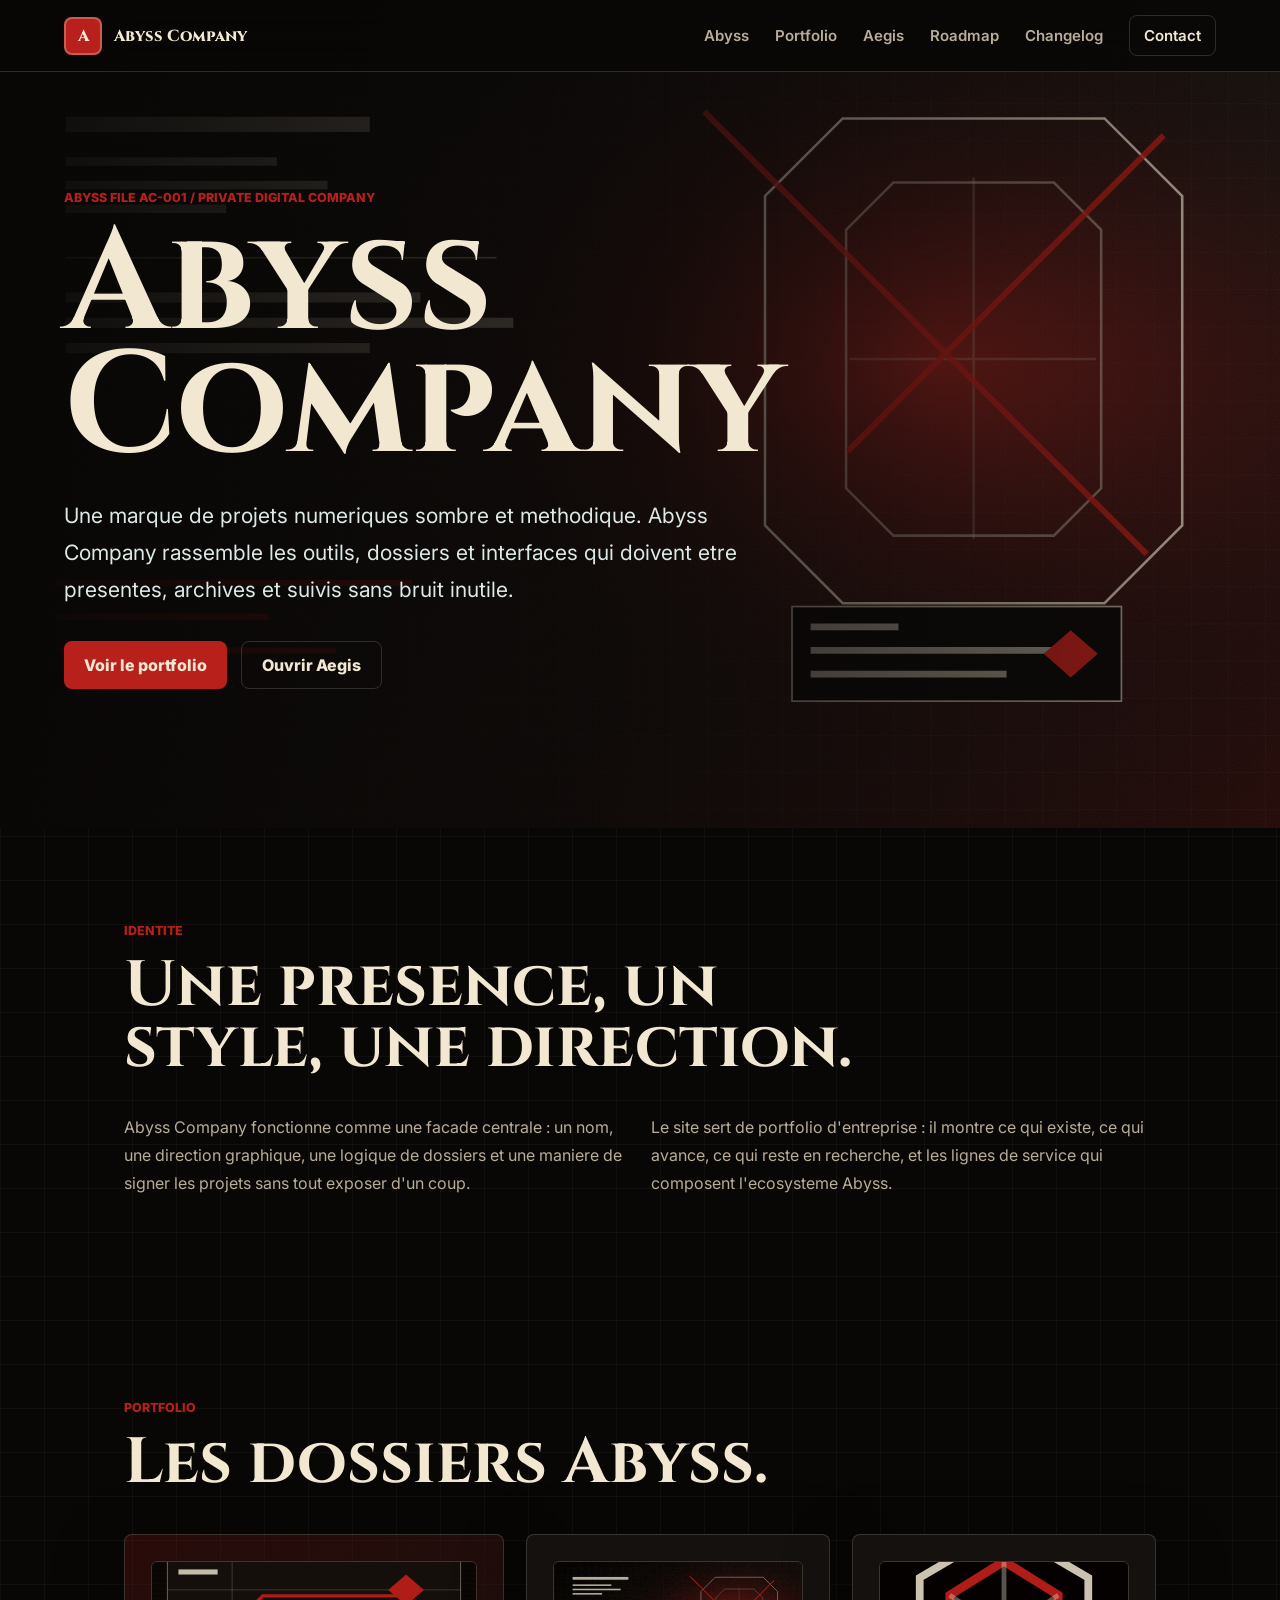
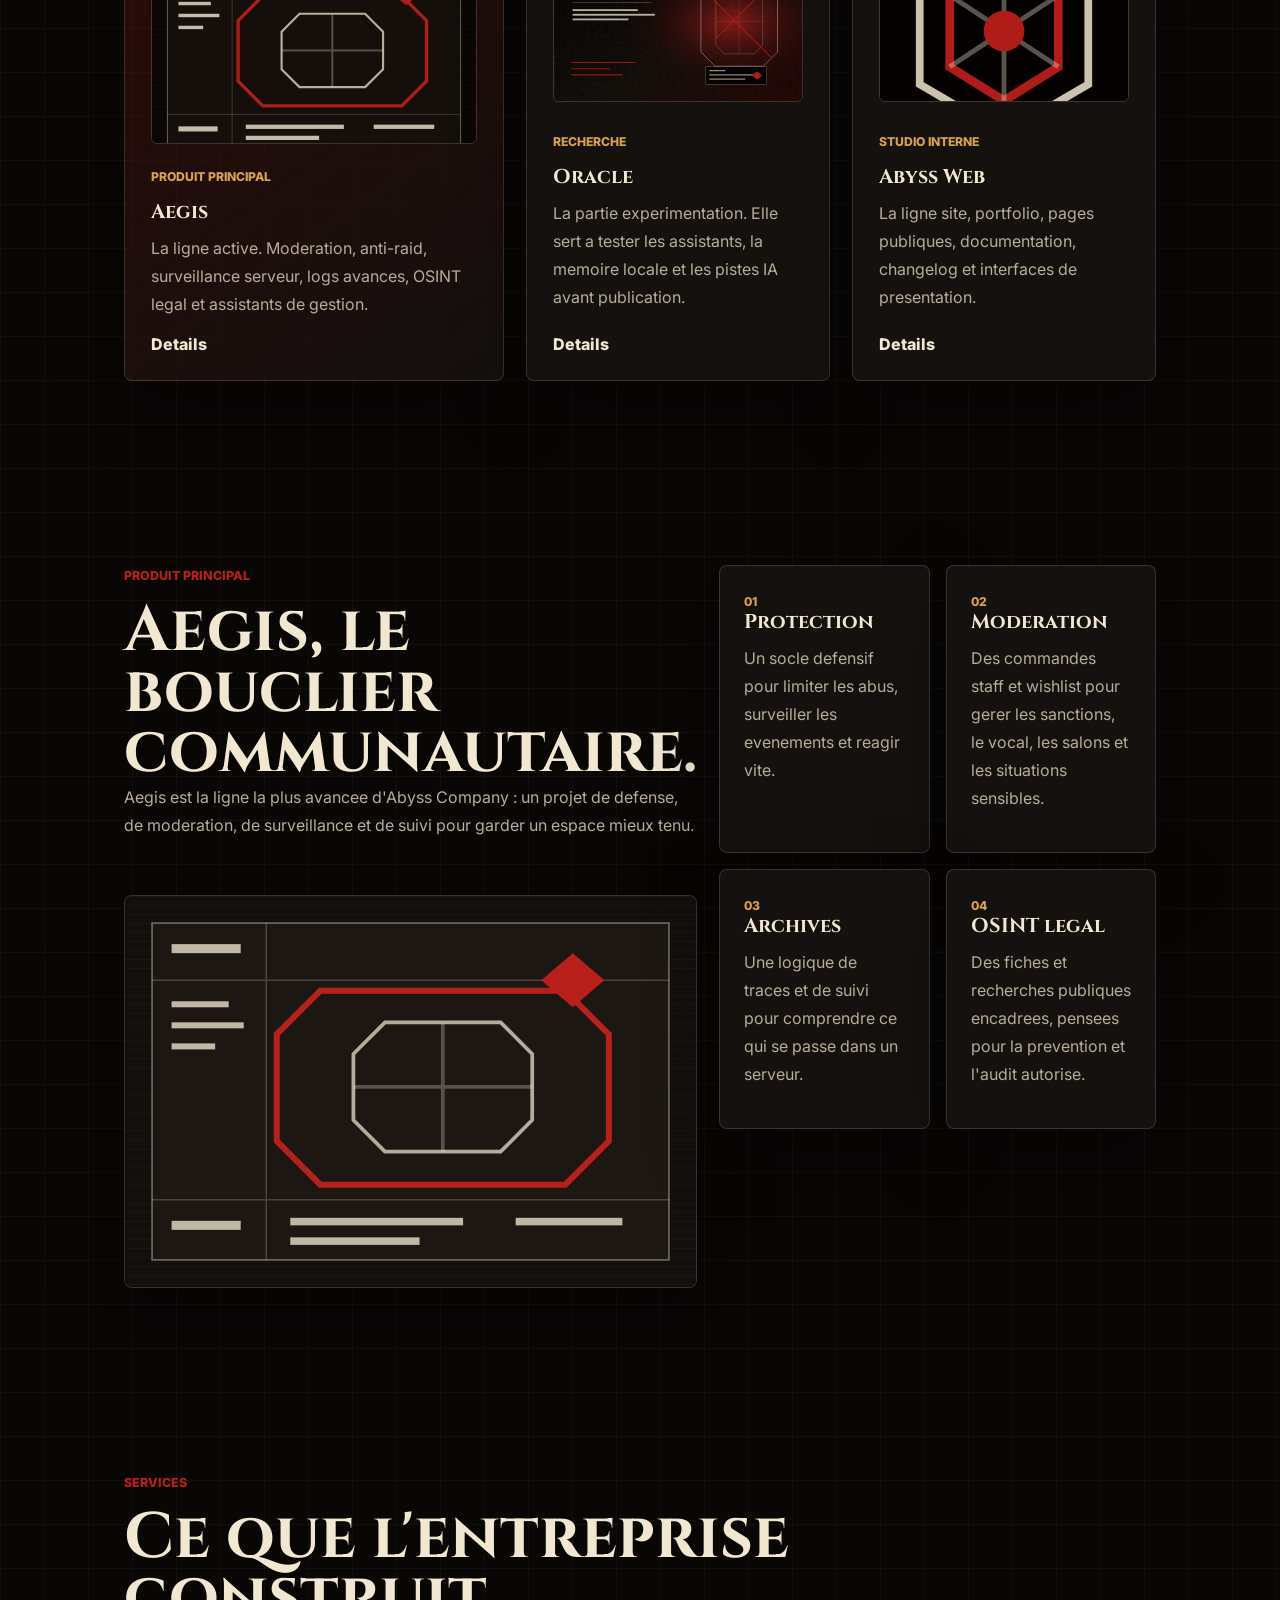
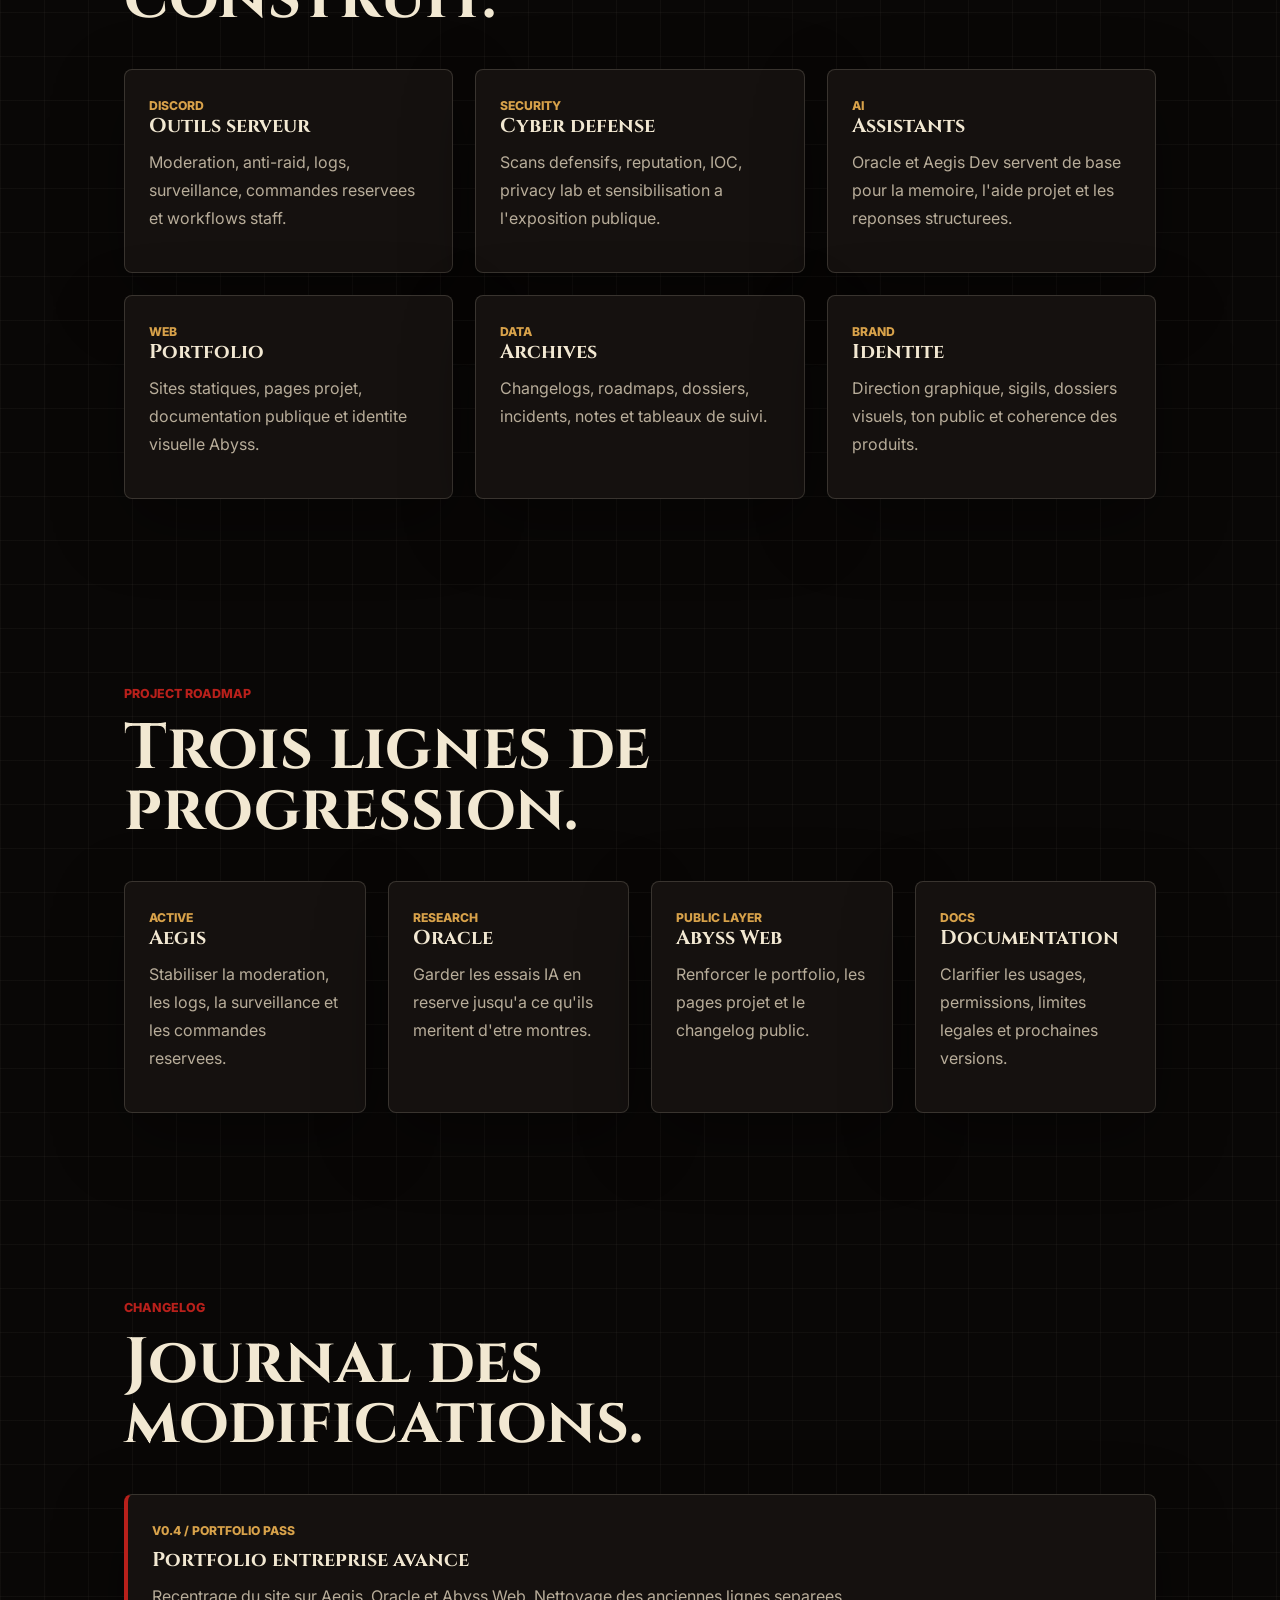
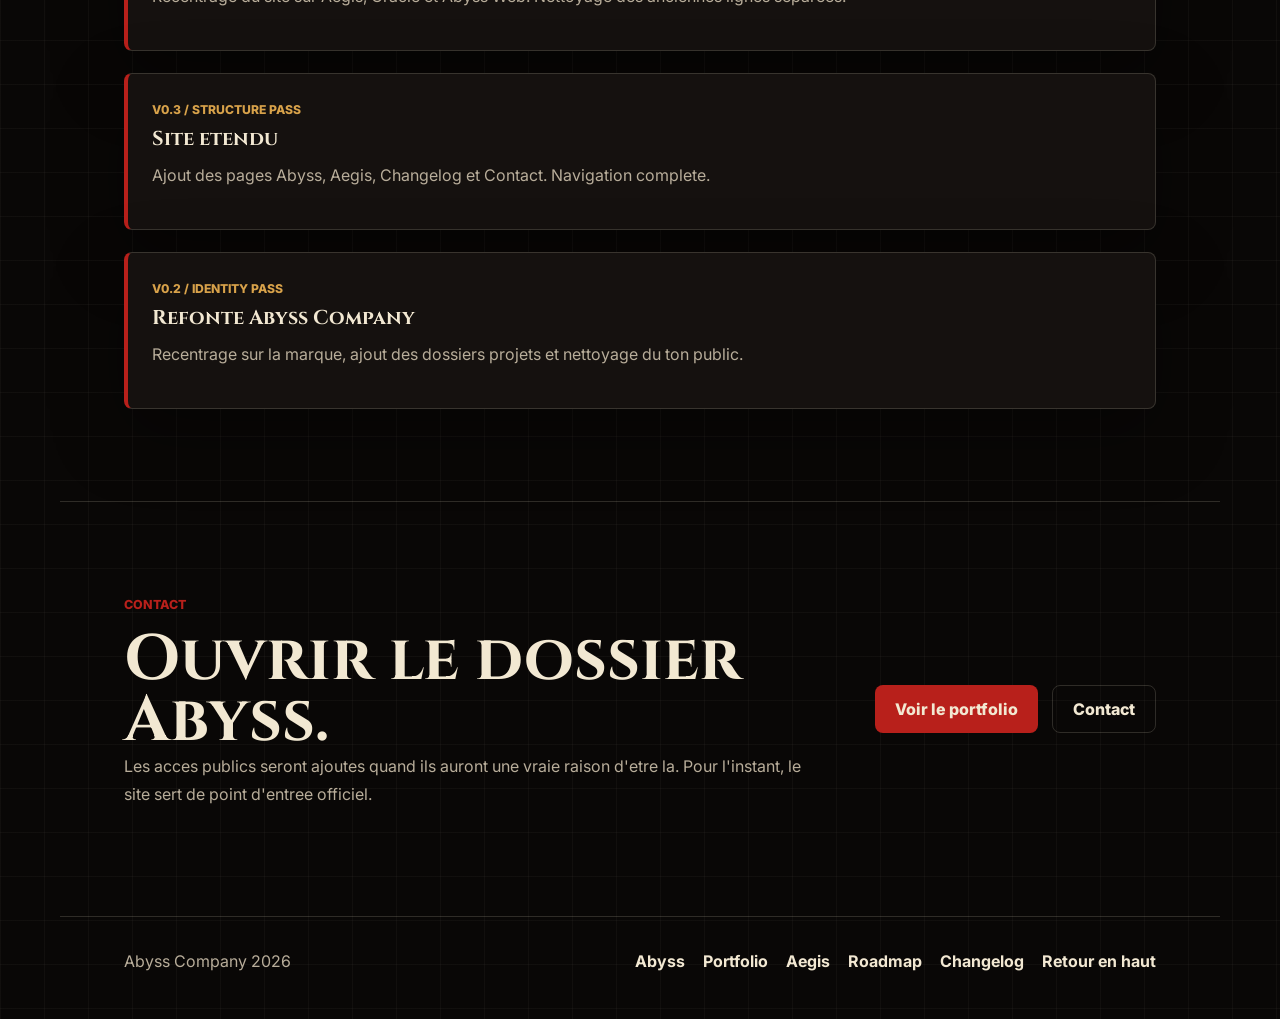
<file: index.html>
<!doctype html>
<html lang="fr">
  <head><meta charset="utf-8" /><meta name="viewport" content="width=device-width, initial-scale=1" /><meta name="description" content="Abyss Company est une identite numerique sombre, construite autour d'Aegis, Oracle et d'un portfolio de projets suivis." /><title>Abyss Company</title><link rel="preconnect" href="https://fonts.googleapis.com" /><link rel="preconnect" href="https://fonts.gstatic.com" crossorigin /><link href="https://fonts.googleapis.com/css2?family=Cinzel:wght@600;700;800&family=Inter:wght@400;500;600;700;800&display=swap" rel="stylesheet" /><link rel="stylesheet" href="styles.css" /></head>
  <body><header class="site-header"><a class="brand" href="index.html#top" aria-label="Abyss Company accueil"><span class="brand-mark">A</span><span>Abyss Company</span></a><button class="nav-toggle" type="button" aria-expanded="false" aria-controls="site-nav"><span></span><span></span><span></span></button><nav class="site-nav" id="site-nav" aria-label="Navigation principale"><a href="about.html">Abyss</a><a href="projects.html">Portfolio</a><a href="aegis.html">Aegis</a><a href="roadmap.html">Roadmap</a><a href="changelog.html">Changelog</a><a class="nav-action" href="support.html">Contact</a></nav></header>
    <main id="top"><section class="hero"><div class="hero-backdrop" aria-hidden="true"></div><div class="hero-content"><p class="eyebrow">Abyss file AC-001 / private digital company</p><h1>Abyss Company</h1><p class="hero-lead">Une marque de projets numeriques sombre et methodique. Abyss Company rassemble les outils, dossiers et interfaces qui doivent etre presentes, archives et suivis sans bruit inutile.</p><div class="hero-actions" aria-label="Actions principales"><a class="button primary" href="projects.html">Voir le portfolio</a><a class="button secondary" href="aegis.html">Ouvrir Aegis</a></div></div></section>
    <section class="section intro" aria-labelledby="intro-title"><div class="section-heading"><p class="eyebrow">Identite</p><h2 id="intro-title">Une presence, un style, une direction.</h2></div><div class="intro-grid"><p>Abyss Company fonctionne comme une facade centrale : un nom, une direction graphique, une logique de dossiers et une maniere de signer les projets sans tout exposer d'un coup.</p><p>Le site sert de portfolio d'entreprise : il montre ce qui existe, ce qui avance, ce qui reste en recherche, et les lignes de service qui composent l'ecosysteme Abyss.</p></div></section>
    <section class="section projects-section" id="projects" aria-labelledby="projects-title"><div class="section-heading"><p class="eyebrow">Portfolio</p><h2 id="projects-title">Les dossiers Abyss.</h2></div><div class="project-grid"><article class="project-card featured"><img src="assets/aegis-dossier.svg" alt="" aria-hidden="true" /><div><p class="card-label">Produit principal</p><h3>Aegis</h3><p>La ligne active. Moderation, anti-raid, surveillance serveur, logs avances, OSINT legal et assistants de gestion.</p></div><a href="aegis.html" aria-label="Voir le projet Aegis">Details</a></article><article class="project-card"><img src="assets/hero-abyss-industrial.svg" alt="" aria-hidden="true" /><div><p class="card-label">Recherche</p><h3>Oracle</h3><p>La partie experimentation. Elle sert a tester les assistants, la memoire locale et les pistes IA avant publication.</p></div><a href="projects.html#oracle" aria-label="Voir le projet Oracle">Details</a></article><article class="project-card"><img src="assets/abyss-sigil.svg" alt="" aria-hidden="true" /><div><p class="card-label">Studio interne</p><h3>Abyss Web</h3><p>La ligne site, portfolio, pages publiques, documentation, changelog et interfaces de presentation.</p></div><a href="projects.html#abyss-web" aria-label="Voir le dossier Abyss Web">Details</a></article></div></section>
    <section class="section split-section" id="aegis" aria-labelledby="aegis-title"><div class="section-heading"><p class="eyebrow">Produit principal</p><h2 id="aegis-title">Aegis, le bouclier communautaire.</h2><p>Aegis est la ligne la plus avancee d'Abyss Company : un projet de defense, de moderation, de surveillance et de suivi pour garder un espace mieux tenu.</p></div><figure class="dossier-visual"><img src="assets/aegis-dossier.svg" alt="Visuel dossier industriel du projet Aegis" /></figure><div class="feature-list"><article><span>01</span><h3>Protection</h3><p>Un socle defensif pour limiter les abus, surveiller les evenements et reagir vite.</p></article><article><span>02</span><h3>Moderation</h3><p>Des commandes staff et wishlist pour gerer les sanctions, le vocal, les salons et les situations sensibles.</p></article><article><span>03</span><h3>Archives</h3><p>Une logique de traces et de suivi pour comprendre ce qui se passe dans un serveur.</p></article><article><span>04</span><h3>OSINT legal</h3><p>Des fiches et recherches publiques encadrees, pensees pour la prevention et l'audit autorise.</p></article></div></section>
    <section class="section vision-section" id="services" aria-labelledby="services-title"><div class="section-heading"><p class="eyebrow">Services</p><h2 id="services-title">Ce que l'entreprise construit.</h2></div><div class="domain-grid"><article><span>Discord</span><h3>Outils serveur</h3><p>Moderation, anti-raid, logs, surveillance, commandes reservees et workflows staff.</p></article><article><span>Security</span><h3>Cyber defense</h3><p>Scans defensifs, reputation, IOC, privacy lab et sensibilisation a l'exposition publique.</p></article><article><span>AI</span><h3>Assistants</h3><p>Oracle et Aegis Dev servent de base pour la memoire, l'aide projet et les reponses structurees.</p></article><article><span>Web</span><h3>Portfolio</h3><p>Sites statiques, pages projet, documentation publique et identite visuelle Abyss.</p></article><article><span>Data</span><h3>Archives</h3><p>Changelogs, roadmaps, dossiers, incidents, notes et tableaux de suivi.</p></article><article><span>Brand</span><h3>Identite</h3><p>Direction graphique, sigils, dossiers visuels, ton public et coherence des produits.</p></article></div></section>
    <section class="section roadmap-section" id="roadmap" aria-labelledby="roadmap-title"><div class="section-heading"><p class="eyebrow">Project roadmap</p><h2 id="roadmap-title">Trois lignes de progression.</h2></div><div class="timeline"><article><span>Active</span><h3>Aegis</h3><p>Stabiliser la moderation, les logs, la surveillance et les commandes reservees.</p></article><article><span>Research</span><h3>Oracle</h3><p>Garder les essais IA en reserve jusqu'a ce qu'ils meritent d'etre montres.</p></article><article><span>Public layer</span><h3>Abyss Web</h3><p>Renforcer le portfolio, les pages projet et le changelog public.</p></article><article><span>Docs</span><h3>Documentation</h3><p>Clarifier les usages, permissions, limites legales et prochaines versions.</p></article></div></section>
    <section class="section changelog-section" id="changelog" aria-labelledby="changelog-title"><div class="section-heading"><p class="eyebrow">Changelog</p><h2 id="changelog-title">Journal des modifications.</h2></div><div class="changelog-list"><article><span>v0.4 / Portfolio pass</span><h3>Portfolio entreprise avance</h3><p>Recentrage du site sur Aegis, Oracle et Abyss Web. Nettoyage des anciennes lignes separees.</p></article><article><span>v0.3 / Structure pass</span><h3>Site etendu</h3><p>Ajout des pages Abyss, Aegis, Changelog et Contact. Navigation complete.</p></article><article><span>v0.2 / Identity pass</span><h3>Refonte Abyss Company</h3><p>Recentrage sur la marque, ajout des dossiers projets et nettoyage du ton public.</p></article></div></section>
    <section class="section contact-section" id="contact" aria-labelledby="contact-title"><div class="contact-copy"><p class="eyebrow">Contact</p><h2 id="contact-title">Ouvrir le dossier Abyss.</h2><p>Les acces publics seront ajoutes quand ils auront une vraie raison d'etre la. Pour l'instant, le site sert de point d'entree officiel.</p></div><div class="contact-actions"><a class="button primary" href="projects.html">Voir le portfolio</a><a class="button secondary" href="support.html">Contact</a></div></section></main>
    <footer class="site-footer"><p>Abyss Company 2026</p><div class="footer-links"><a href="about.html">Abyss</a><a href="projects.html">Portfolio</a><a href="aegis.html">Aegis</a><a href="roadmap.html">Roadmap</a><a href="changelog.html">Changelog</a><a href="#top">Retour en haut</a></div></footer><script src="script.js"></script></body>
</html>
</file>
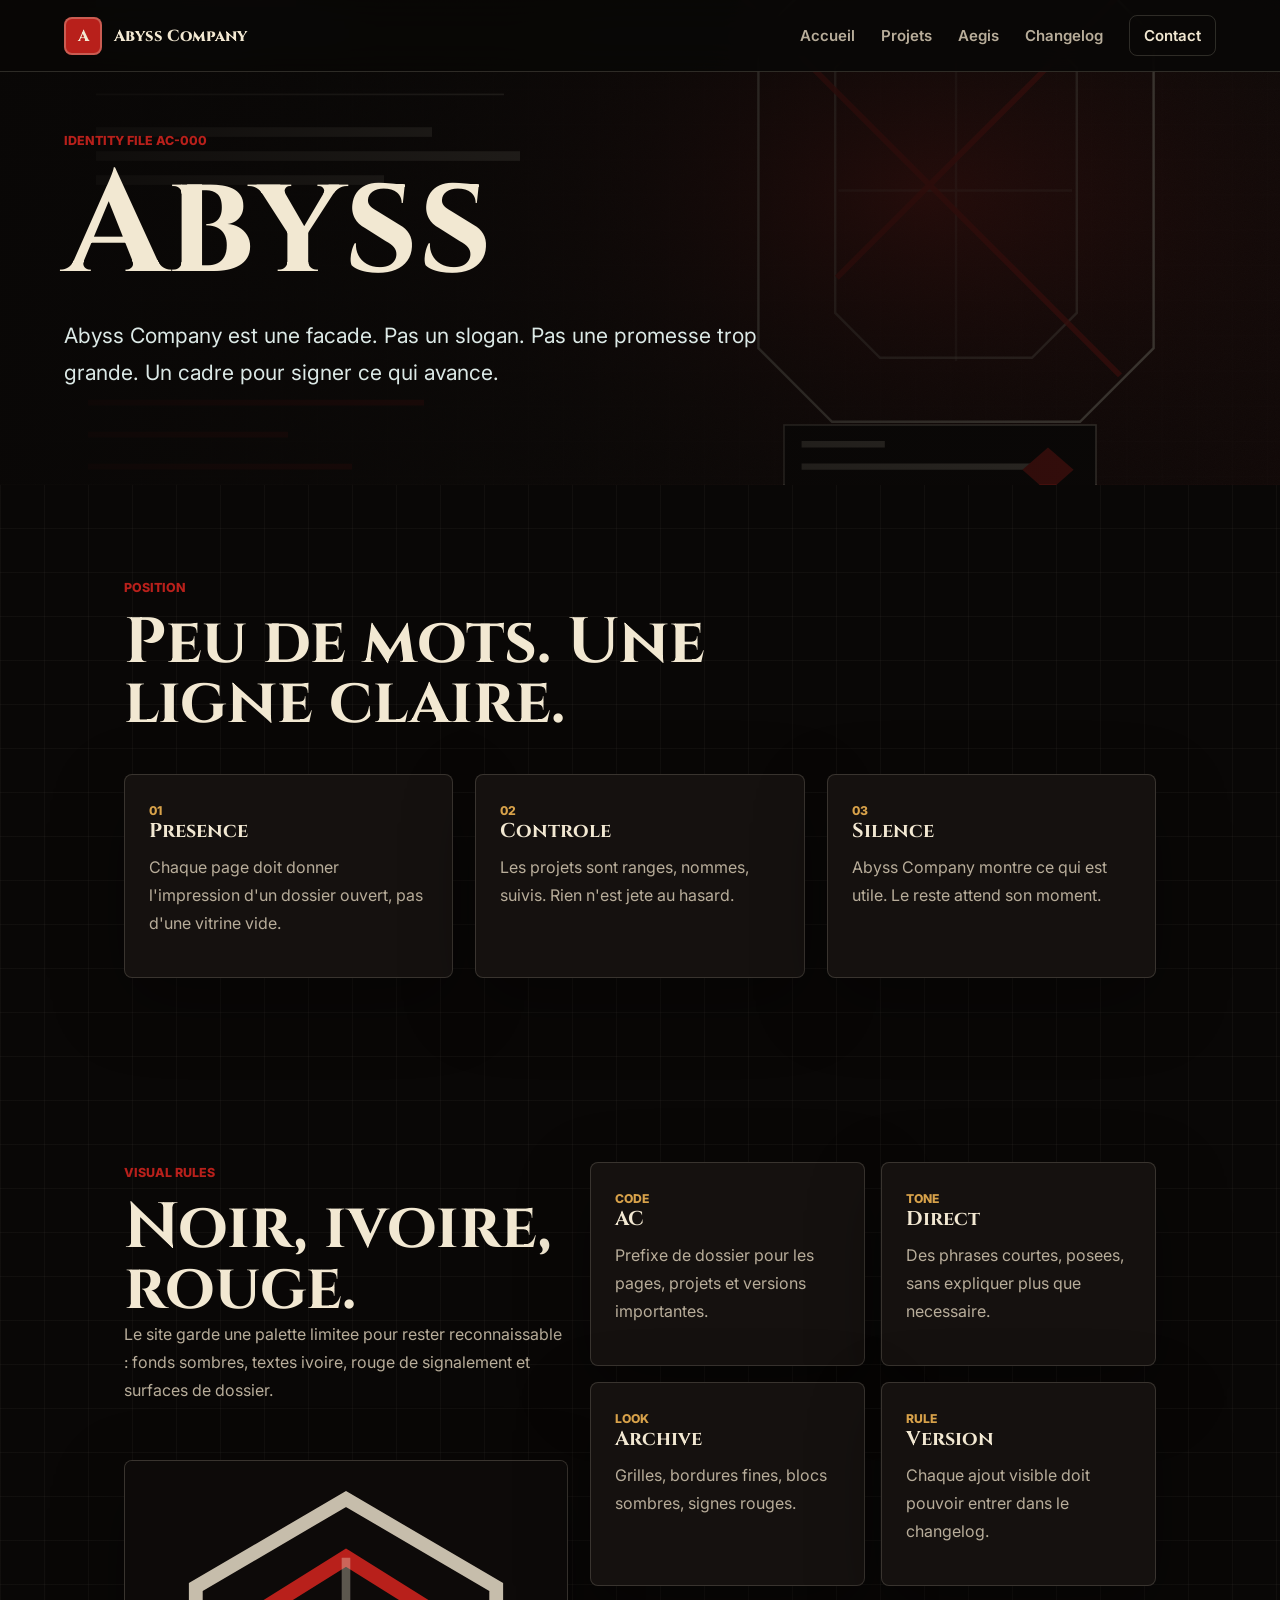
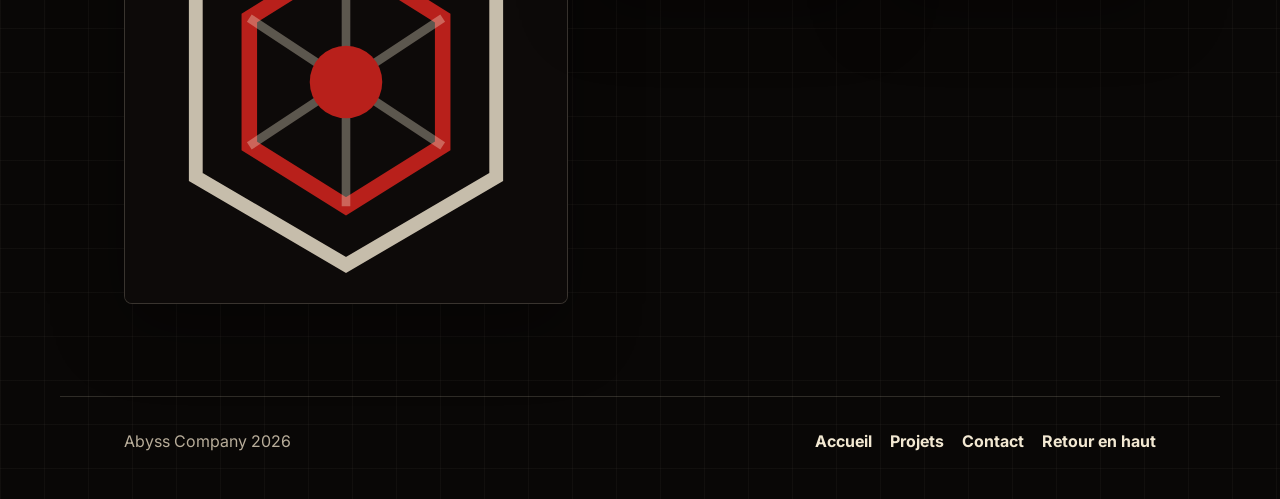
<file: about.html>
<!doctype html>
<html lang="fr">
  <head>
    <meta charset="utf-8" />
    <meta name="viewport" content="width=device-width, initial-scale=1" />
    <meta name="description" content="Presentation de l'identite Abyss Company : direction, ton, codes visuels et principes." />
    <title>Abyss - Abyss Company</title>
    <link rel="preconnect" href="https://fonts.googleapis.com" />
    <link rel="preconnect" href="https://fonts.gstatic.com" crossorigin />
    <link href="https://fonts.googleapis.com/css2?family=Cinzel:wght@600;700;800&family=Inter:wght@400;500;600;700;800&display=swap" rel="stylesheet" />
    <link rel="stylesheet" href="styles.css" />
  </head>
  <body>
    <header class="site-header">
      <a class="brand" href="index.html#top" aria-label="Abyss Company accueil"><span class="brand-mark">A</span><span>Abyss Company</span></a>
      <button class="nav-toggle" type="button" aria-expanded="false" aria-controls="site-nav"><span></span><span></span><span></span></button>
      <nav class="site-nav" id="site-nav" aria-label="Navigation principale">
        <a href="index.html">Accueil</a><a href="projects.html">Projets</a><a href="aegis.html">Aegis</a><a href="changelog.html">Changelog</a><a class="nav-action" href="support.html">Contact</a>
      </nav>
    </header>
    <main id="top">
      <section class="page-hero compact-hero"><div><p class="eyebrow">Identity file AC-000</p><h1>Abyss</h1><p class="hero-lead">Abyss Company est une facade. Pas un slogan. Pas une promesse trop grande. Un cadre pour signer ce qui avance.</p></div></section>
      <section class="section manifesto-section" aria-labelledby="manifesto-title"><div class="section-heading"><p class="eyebrow">Position</p><h2 id="manifesto-title">Peu de mots. Une ligne claire.</h2></div><div class="manifesto-grid"><article><span>01</span><h3>Presence</h3><p>Chaque page doit donner l'impression d'un dossier ouvert, pas d'une vitrine vide.</p></article><article><span>02</span><h3>Controle</h3><p>Les projets sont ranges, nommes, suivis. Rien n'est jete au hasard.</p></article><article><span>03</span><h3>Silence</h3><p>Abyss Company montre ce qui est utile. Le reste attend son moment.</p></article></div></section>
      <section class="section split-section" aria-labelledby="visual-title"><div class="section-heading"><p class="eyebrow">Visual rules</p><h2 id="visual-title">Noir, ivoire, rouge.</h2><p>Le site garde une palette limitee pour rester reconnaissable : fonds sombres, textes ivoire, rouge de signalement et surfaces de dossier.</p></div><figure class="dossier-visual"><img src="assets/abyss-sigil.svg" alt="Sigil Abyss Company" /></figure><div class="feature-list"><article><span>Code</span><h3>AC</h3><p>Prefixe de dossier pour les pages, projets et versions importantes.</p></article><article><span>Tone</span><h3>Direct</h3><p>Des phrases courtes, posees, sans expliquer plus que necessaire.</p></article><article><span>Look</span><h3>Archive</h3><p>Grilles, bordures fines, blocs sombres, signes rouges.</p></article><article><span>Rule</span><h3>Version</h3><p>Chaque ajout visible doit pouvoir entrer dans le changelog.</p></article></div></section>
    </main>
    <footer class="site-footer"><p>Abyss Company 2026</p><div class="footer-links"><a href="index.html">Accueil</a><a href="projects.html">Projets</a><a href="support.html">Contact</a><a href="#top">Retour en haut</a></div></footer>
    <script src="script.js"></script>
  </body>
</html>
</file>
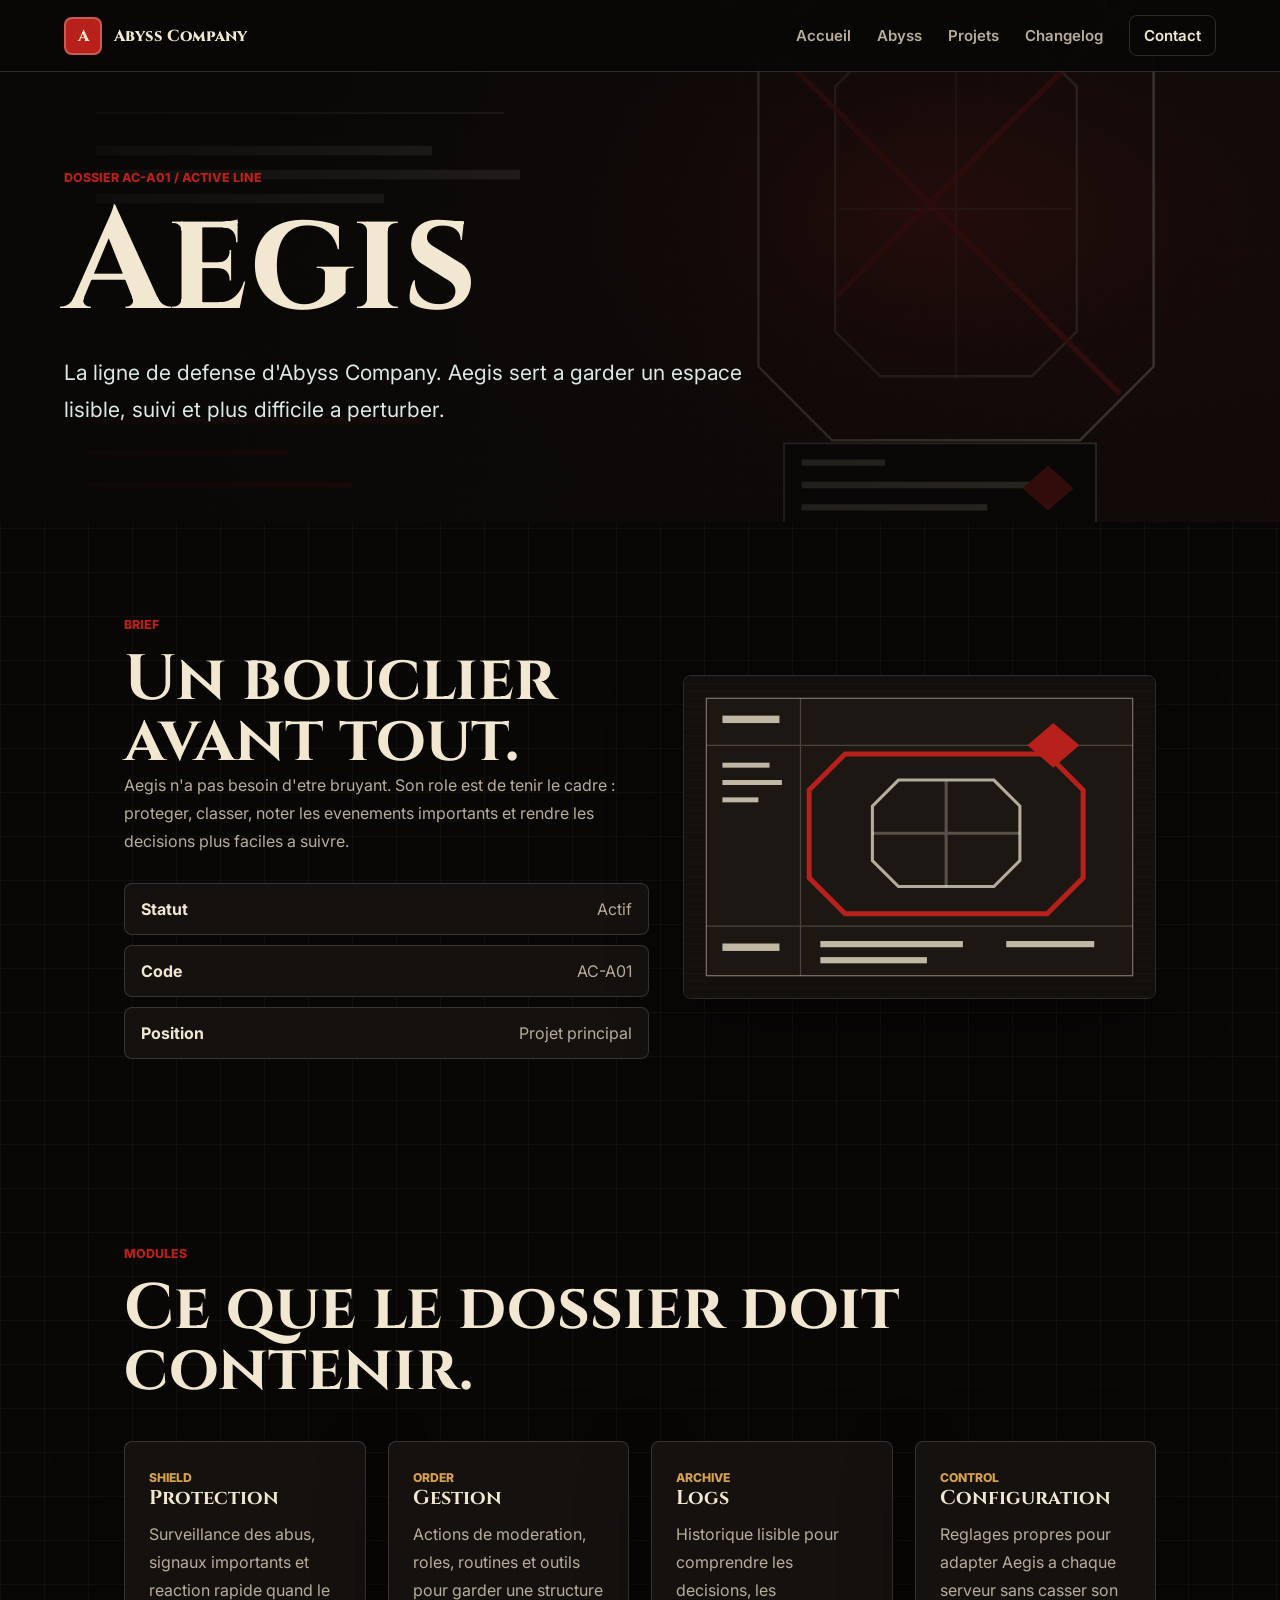
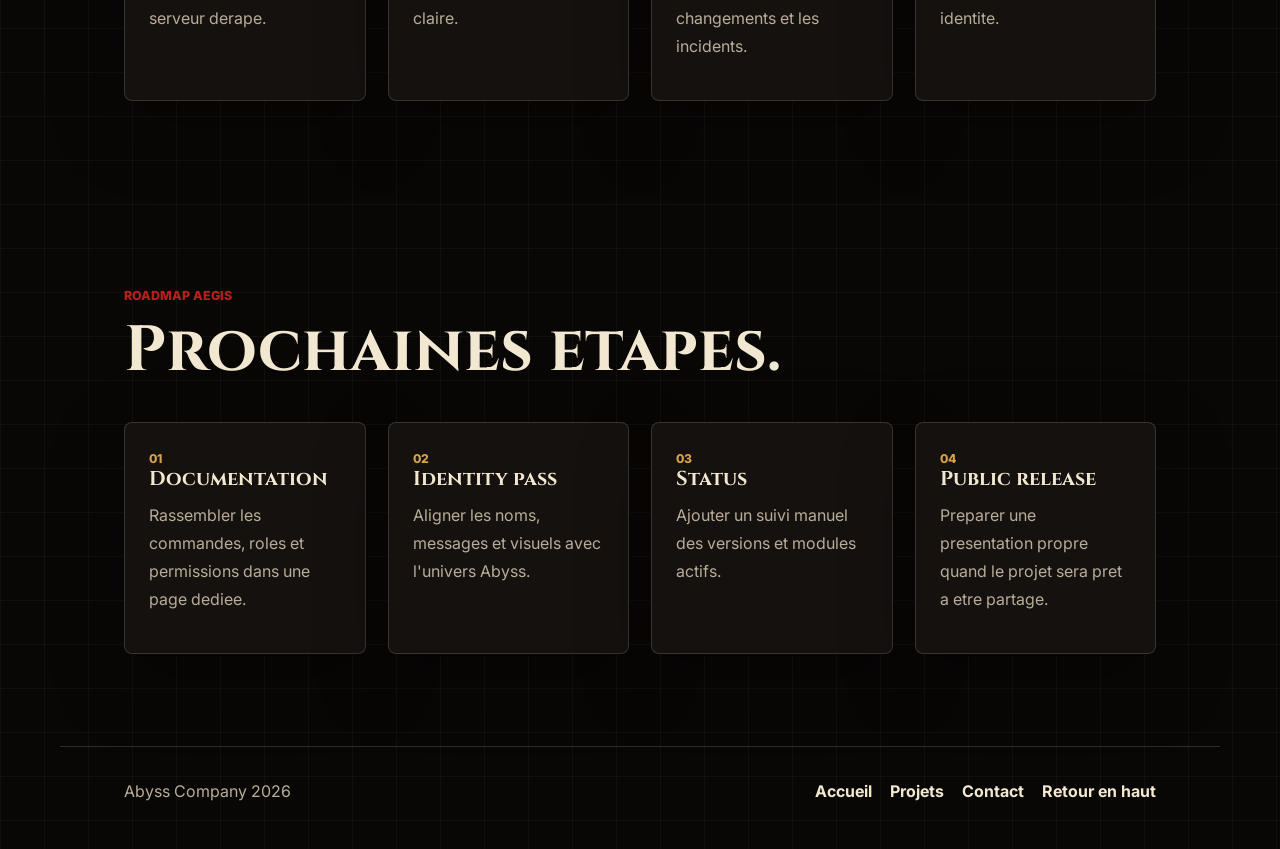
<file: aegis.html>
<!doctype html>
<html lang="fr">
  <head>
    <meta charset="utf-8" />
    <meta name="viewport" content="width=device-width, initial-scale=1" />
    <meta name="description" content="Dossier Aegis par Abyss Company : protection, gestion, archives et evolution." />
    <title>Aegis - Abyss Company</title>
    <link rel="preconnect" href="https://fonts.googleapis.com" />
    <link rel="preconnect" href="https://fonts.gstatic.com" crossorigin />
    <link href="https://fonts.googleapis.com/css2?family=Cinzel:wght@600;700;800&family=Inter:wght@400;500;600;700;800&display=swap" rel="stylesheet" />
    <link rel="stylesheet" href="styles.css" />
  </head>
  <body>
    <header class="site-header"><a class="brand" href="index.html#top" aria-label="Abyss Company accueil"><span class="brand-mark">A</span><span>Abyss Company</span></a><button class="nav-toggle" type="button" aria-expanded="false" aria-controls="site-nav"><span></span><span></span><span></span></button><nav class="site-nav" id="site-nav" aria-label="Navigation principale"><a href="index.html">Accueil</a><a href="about.html">Abyss</a><a href="projects.html">Projets</a><a href="changelog.html">Changelog</a><a class="nav-action" href="support.html">Contact</a></nav></header>
    <main id="top">
      <section class="page-hero"><div><p class="eyebrow">Dossier AC-A01 / active line</p><h1>Aegis</h1><p class="hero-lead">La ligne de defense d'Abyss Company. Aegis sert a garder un espace lisible, suivi et plus difficile a perturber.</p></div></section>
      <section class="section project-detail" aria-labelledby="brief-title"><div class="project-detail-copy"><p class="eyebrow">Brief</p><h2 id="brief-title">Un bouclier avant tout.</h2><p>Aegis n'a pas besoin d'etre bruyant. Son role est de tenir le cadre : proteger, classer, noter les evenements importants et rendre les decisions plus faciles a suivre.</p><ul class="status-list"><li><strong>Statut</strong><span>Actif</span></li><li><strong>Code</strong><span>AC-A01</span></li><li><strong>Position</strong><span>Projet principal</span></li></ul></div><img src="assets/aegis-dossier.svg" alt="Dossier visuel Aegis" /></section>
      <section class="section" aria-labelledby="modules-title"><div class="section-heading"><p class="eyebrow">Modules</p><h2 id="modules-title">Ce que le dossier doit contenir.</h2></div><div class="module-grid"><article><span>Shield</span><h3>Protection</h3><p>Surveillance des abus, signaux importants et reaction rapide quand le serveur derape.</p></article><article><span>Order</span><h3>Gestion</h3><p>Actions de moderation, roles, routines et outils pour garder une structure claire.</p></article><article><span>Archive</span><h3>Logs</h3><p>Historique lisible pour comprendre les decisions, les changements et les incidents.</p></article><article><span>Control</span><h3>Configuration</h3><p>Reglages propres pour adapter Aegis a chaque serveur sans casser son identite.</p></article></div></section>
      <section class="section roadmap-section" aria-labelledby="aegis-roadmap-title"><div class="section-heading"><p class="eyebrow">Roadmap Aegis</p><h2 id="aegis-roadmap-title">Prochaines etapes.</h2></div><div class="timeline"><article><span>01</span><h3>Documentation</h3><p>Rassembler les commandes, roles et permissions dans une page dediee.</p></article><article><span>02</span><h3>Identity pass</h3><p>Aligner les noms, messages et visuels avec l'univers Abyss.</p></article><article><span>03</span><h3>Status</h3><p>Ajouter un suivi manuel des versions et modules actifs.</p></article><article><span>04</span><h3>Public release</h3><p>Preparer une presentation propre quand le projet sera pret a etre partage.</p></article></div></section>
    </main>
    <footer class="site-footer"><p>Abyss Company 2026</p><div class="footer-links"><a href="index.html">Accueil</a><a href="projects.html">Projets</a><a href="support.html">Contact</a><a href="#top">Retour en haut</a></div></footer>
    <script src="script.js"></script>
  </body>
</html>
</file>
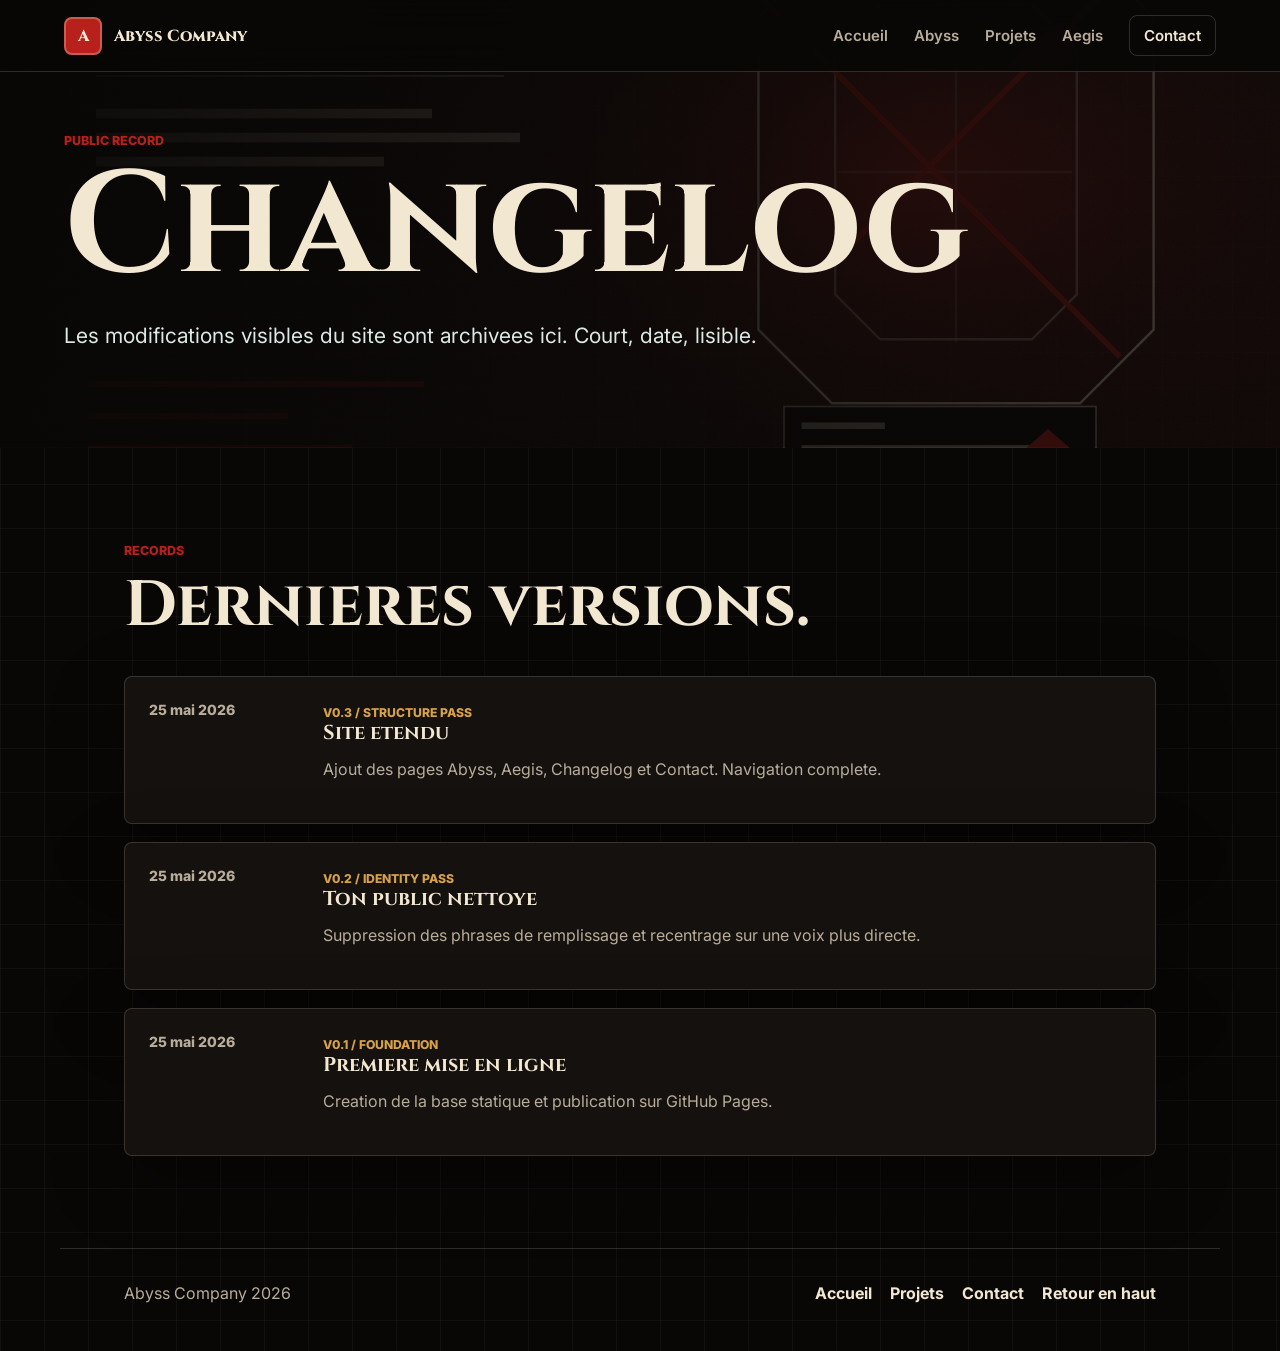
<file: changelog.html>
<!doctype html>
<html lang="fr">
  <head><meta charset="utf-8" /><meta name="viewport" content="width=device-width, initial-scale=1" /><meta name="description" content="Changelog public d'Abyss Company." /><title>Changelog - Abyss Company</title><link rel="preconnect" href="https://fonts.googleapis.com" /><link rel="preconnect" href="https://fonts.gstatic.com" crossorigin /><link href="https://fonts.googleapis.com/css2?family=Cinzel:wght@600;700;800&family=Inter:wght@400;500;600;700;800&display=swap" rel="stylesheet" /><link rel="stylesheet" href="styles.css" /></head>
  <body><header class="site-header"><a class="brand" href="index.html#top" aria-label="Abyss Company accueil"><span class="brand-mark">A</span><span>Abyss Company</span></a><button class="nav-toggle" type="button" aria-expanded="false" aria-controls="site-nav"><span></span><span></span><span></span></button><nav class="site-nav" id="site-nav" aria-label="Navigation principale"><a href="index.html">Accueil</a><a href="about.html">Abyss</a><a href="projects.html">Projets</a><a href="aegis.html">Aegis</a><a class="nav-action" href="support.html">Contact</a></nav></header>
    <main id="top"><section class="page-hero compact-hero"><div><p class="eyebrow">Public record</p><h1>Changelog</h1><p class="hero-lead">Les modifications visibles du site sont archivees ici. Court, date, lisible.</p></div></section><section class="section changelog-page" aria-labelledby="log-title"><div class="section-heading"><p class="eyebrow">Records</p><h2 id="log-title">Dernieres versions.</h2></div><div class="record-list"><article><time datetime="2026-05-25">25 mai 2026</time><div><span>v0.3 / Structure pass</span><h3>Site etendu</h3><p>Ajout des pages Abyss, Aegis, Changelog et Contact. Navigation complete.</p></div></article><article><time datetime="2026-05-25">25 mai 2026</time><div><span>v0.2 / Identity pass</span><h3>Ton public nettoye</h3><p>Suppression des phrases de remplissage et recentrage sur une voix plus directe.</p></div></article><article><time datetime="2026-05-25">25 mai 2026</time><div><span>v0.1 / Foundation</span><h3>Premiere mise en ligne</h3><p>Creation de la base statique et publication sur GitHub Pages.</p></div></article></div></section></main>
    <footer class="site-footer"><p>Abyss Company 2026</p><div class="footer-links"><a href="index.html">Accueil</a><a href="projects.html">Projets</a><a href="support.html">Contact</a><a href="#top">Retour en haut</a></div></footer><script src="script.js"></script></body>
</html>
</file>
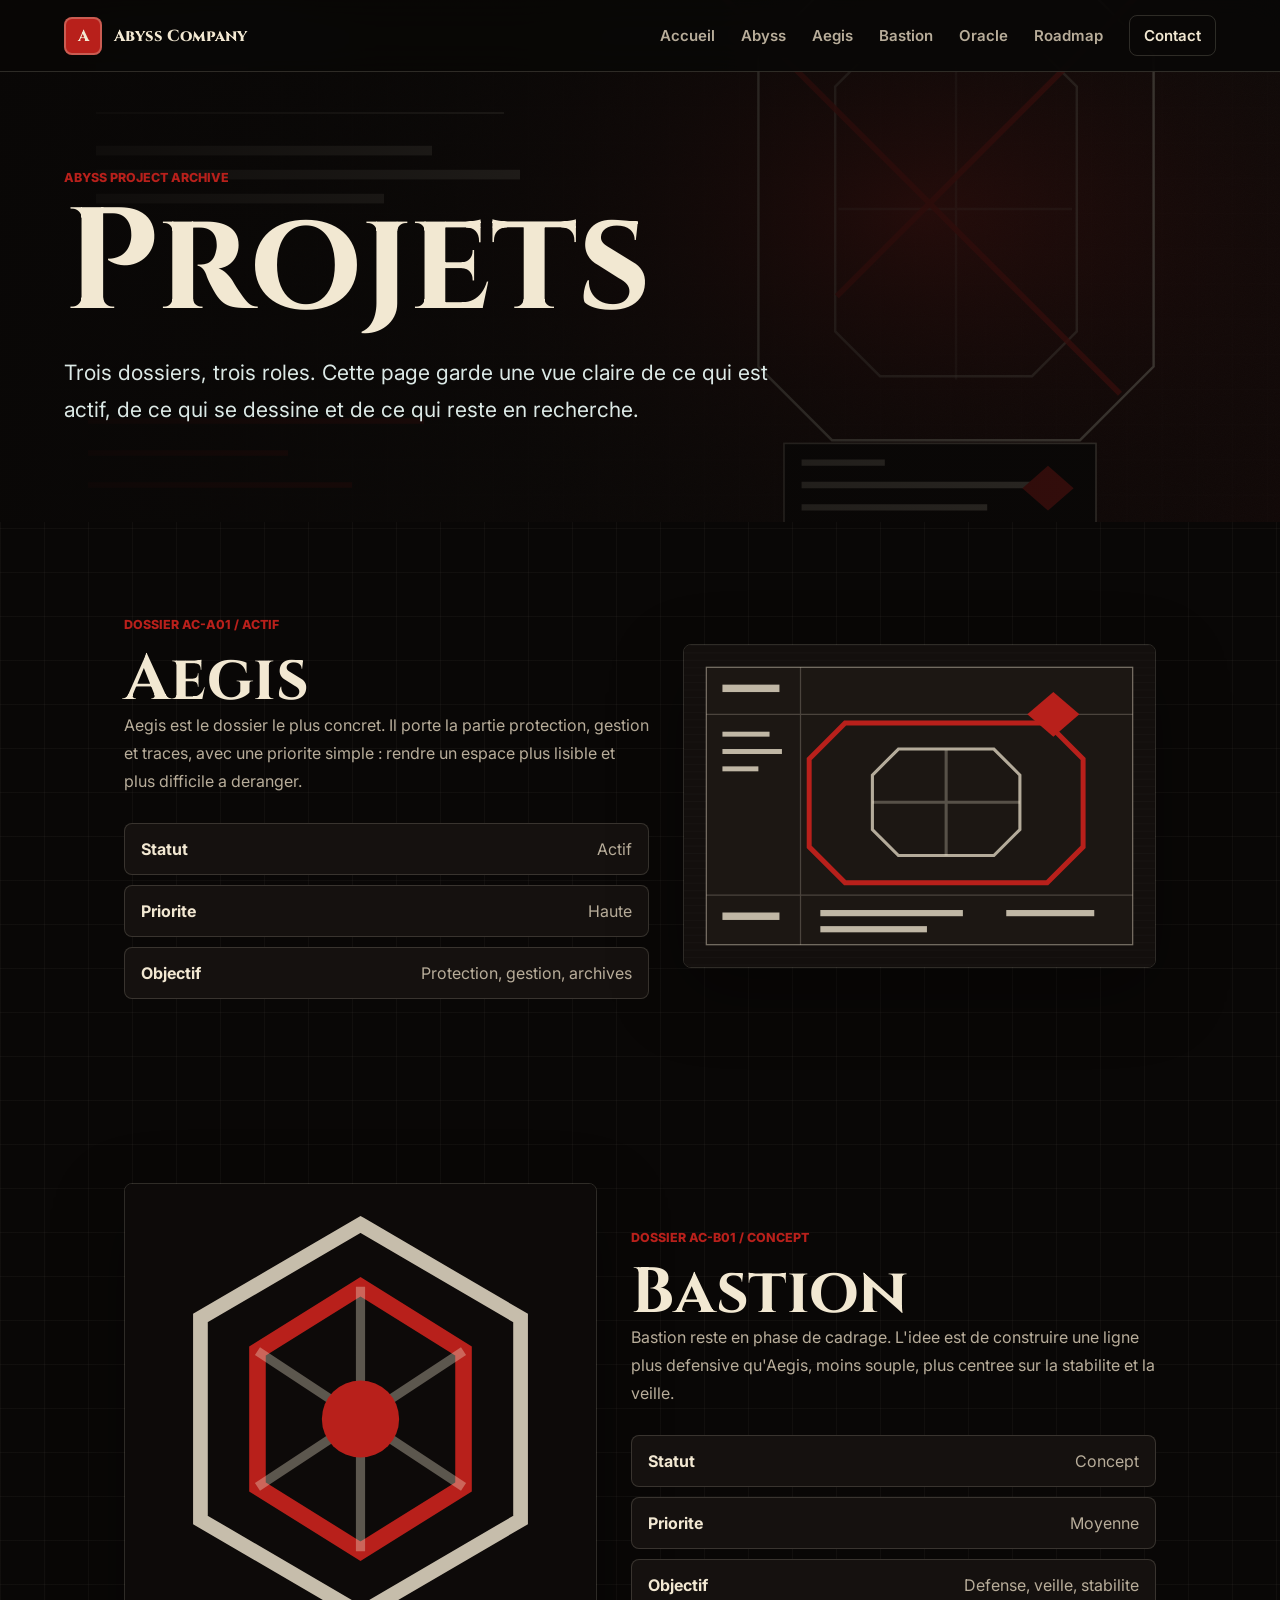
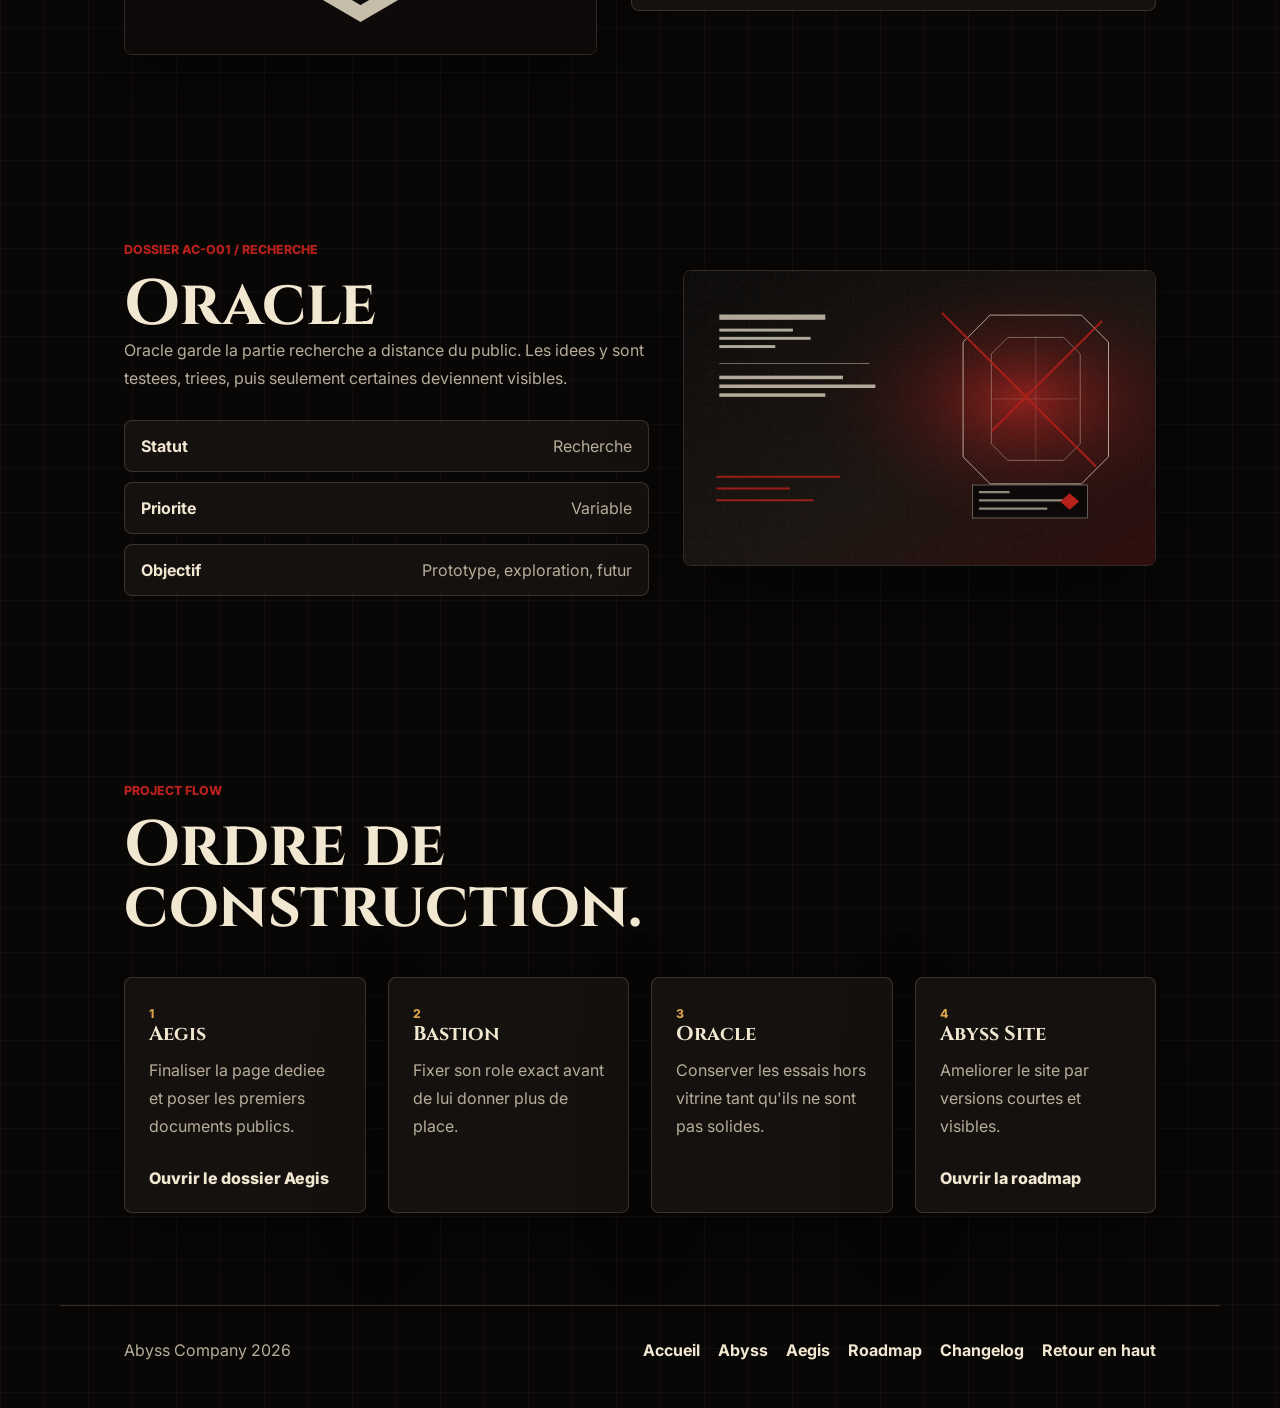
<file: projects.html>
<!doctype html>
<html lang="fr">
  <head><meta charset="utf-8" /><meta name="viewport" content="width=device-width, initial-scale=1" /><meta name="description" content="Archives projets d'Abyss Company : Aegis, Bastion et Oracle." /><title>Projets - Abyss Company</title><link rel="preconnect" href="https://fonts.googleapis.com" /><link rel="preconnect" href="https://fonts.gstatic.com" crossorigin /><link href="https://fonts.googleapis.com/css2?family=Cinzel:wght@600;700;800&family=Inter:wght@400;500;600;700;800&display=swap" rel="stylesheet" /><link rel="stylesheet" href="styles.css" /></head>
  <body><header class="site-header"><a class="brand" href="index.html#top" aria-label="Abyss Company accueil"><span class="brand-mark">A</span><span>Abyss Company</span></a><button class="nav-toggle" type="button" aria-expanded="false" aria-controls="site-nav"><span></span><span></span><span></span></button><nav class="site-nav" id="site-nav" aria-label="Navigation principale"><a href="index.html">Accueil</a><a href="about.html">Abyss</a><a href="#aegis">Aegis</a><a href="#bastion">Bastion</a><a href="#oracle">Oracle</a><a href="roadmap.html">Roadmap</a><a class="nav-action" href="support.html">Contact</a></nav></header>
    <main id="top"><section class="page-hero"><div><p class="eyebrow">Abyss project archive</p><h1>Projets</h1><p class="hero-lead">Trois dossiers, trois roles. Cette page garde une vue claire de ce qui est actif, de ce qui se dessine et de ce qui reste en recherche.</p></div></section><section class="section project-detail" id="aegis" aria-labelledby="aegis-title"><div class="project-detail-copy"><p class="eyebrow">Dossier AC-A01 / actif</p><h2 id="aegis-title">Aegis</h2><p>Aegis est le dossier le plus concret. Il porte la partie protection, gestion et traces, avec une priorite simple : rendre un espace plus lisible et plus difficile a deranger.</p><ul class="status-list"><li><strong>Statut</strong><span>Actif</span></li><li><strong>Priorite</strong><span>Haute</span></li><li><strong>Objectif</strong><span>Protection, gestion, archives</span></li></ul></div><img src="assets/aegis-dossier.svg" alt="Dossier visuel Aegis" /></section><section class="section project-detail reverse" id="bastion" aria-labelledby="bastion-title"><div class="project-detail-copy"><p class="eyebrow">Dossier AC-B01 / concept</p><h2 id="bastion-title">Bastion</h2><p>Bastion reste en phase de cadrage. L'idee est de construire une ligne plus defensive qu'Aegis, moins souple, plus centree sur la stabilite et la veille.</p><ul class="status-list"><li><strong>Statut</strong><span>Concept</span></li><li><strong>Priorite</strong><span>Moyenne</span></li><li><strong>Objectif</strong><span>Defense, veille, stabilite</span></li></ul></div><img src="assets/abyss-sigil.svg" alt="Sigil Abyss pour Bastion" /></section><section class="section project-detail" id="oracle" aria-labelledby="oracle-title"><div class="project-detail-copy"><p class="eyebrow">Dossier AC-O01 / recherche</p><h2 id="oracle-title">Oracle</h2><p>Oracle garde la partie recherche a distance du public. Les idees y sont testees, triees, puis seulement certaines deviennent visibles.</p><ul class="status-list"><li><strong>Statut</strong><span>Recherche</span></li><li><strong>Priorite</strong><span>Variable</span></li><li><strong>Objectif</strong><span>Prototype, exploration, futur</span></li></ul></div><img src="assets/hero-abyss-industrial.svg" alt="Archive visuelle Oracle" /></section><section class="section roadmap-section" aria-labelledby="project-roadmap-title"><div class="section-heading"><p class="eyebrow">Project flow</p><h2 id="project-roadmap-title">Ordre de construction.</h2></div><div class="timeline"><article><span>1</span><h3>Aegis</h3><p>Finaliser la page dediee et poser les premiers documents publics.</p><a class="text-link" href="aegis.html">Ouvrir le dossier Aegis</a></article><article><span>2</span><h3>Bastion</h3><p>Fixer son role exact avant de lui donner plus de place.</p></article><article><span>3</span><h3>Oracle</h3><p>Conserver les essais hors vitrine tant qu'ils ne sont pas solides.</p></article><article><span>4</span><h3>Abyss Site</h3><p>Ameliorer le site par versions courtes et visibles.</p><a class="text-link" href="roadmap.html">Ouvrir la roadmap</a></article></div></section></main><footer class="site-footer"><p>Abyss Company 2026</p><div class="footer-links"><a href="index.html">Accueil</a><a href="about.html">Abyss</a><a href="aegis.html">Aegis</a><a href="roadmap.html">Roadmap</a><a href="changelog.html">Changelog</a><a href="#top">Retour en haut</a></div></footer><script src="script.js"></script></body>
</html>
</file>
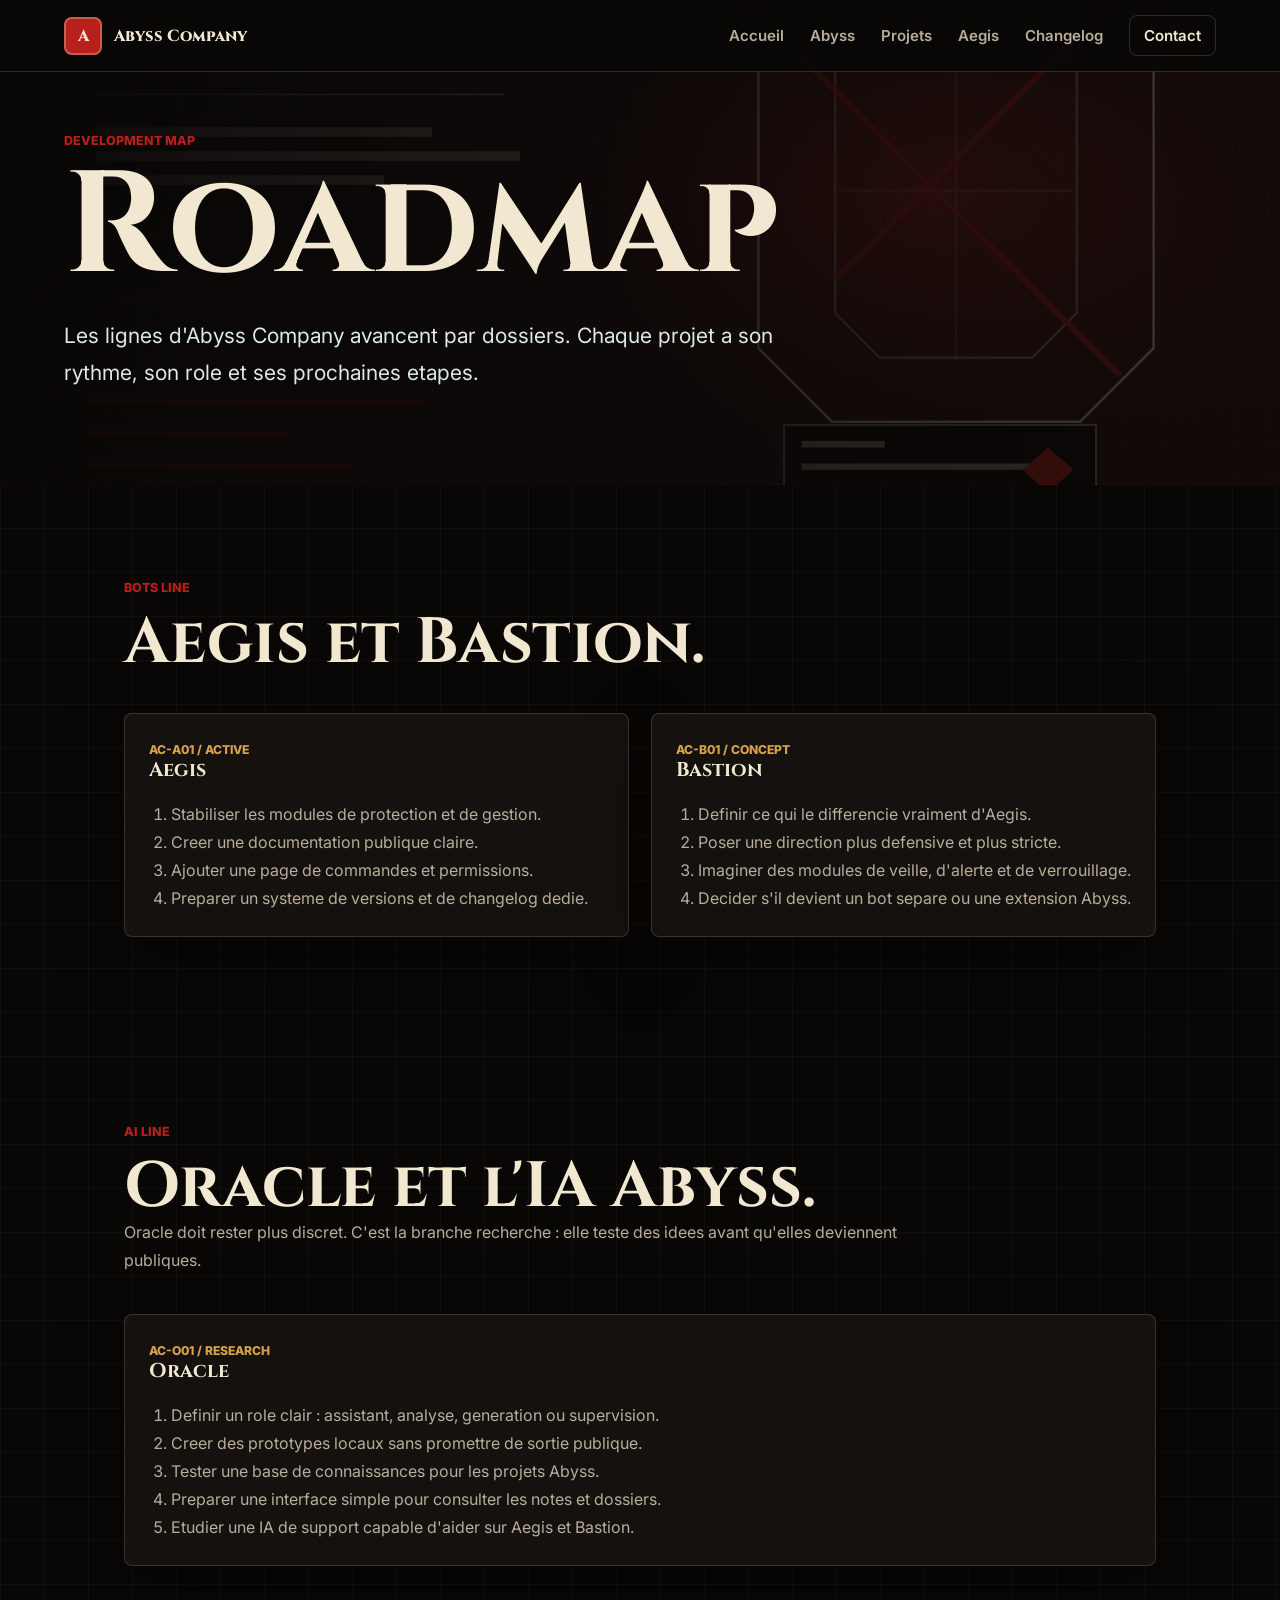
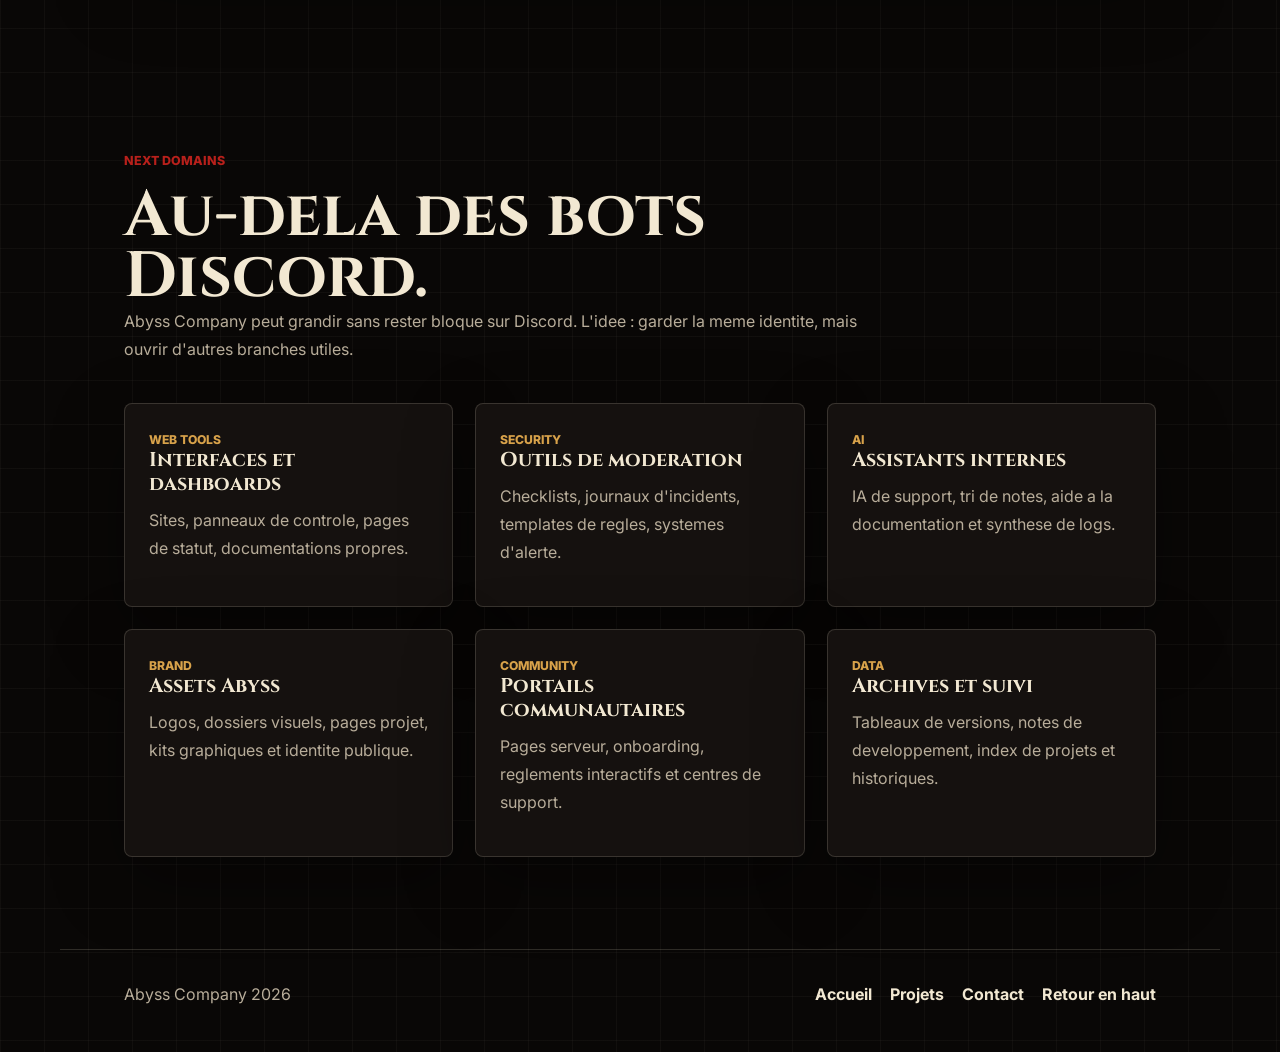
<file: roadmap.html>
<!doctype html>
<html lang="fr">
  <head>
    <meta charset="utf-8" />
    <meta name="viewport" content="width=device-width, initial-scale=1" />
    <meta name="description" content="Roadmap Abyss Company : Aegis, Bastion, Oracle et futurs domaines de developpement." />
    <title>Roadmap - Abyss Company</title>
    <link rel="preconnect" href="https://fonts.googleapis.com" />
    <link rel="preconnect" href="https://fonts.gstatic.com" crossorigin />
    <link href="https://fonts.googleapis.com/css2?family=Cinzel:wght@600;700;800&family=Inter:wght@400;500;600;700;800&display=swap" rel="stylesheet" />
    <link rel="stylesheet" href="styles.css" />
  </head>
  <body>
    <header class="site-header">
      <a class="brand" href="index.html#top" aria-label="Abyss Company accueil"><span class="brand-mark">A</span><span>Abyss Company</span></a>
      <button class="nav-toggle" type="button" aria-expanded="false" aria-controls="site-nav"><span></span><span></span><span></span></button>
      <nav class="site-nav" id="site-nav" aria-label="Navigation principale"><a href="index.html">Accueil</a><a href="about.html">Abyss</a><a href="projects.html">Projets</a><a href="aegis.html">Aegis</a><a href="changelog.html">Changelog</a><a class="nav-action" href="support.html">Contact</a></nav>
    </header>
    <main id="top">
      <section class="page-hero compact-hero"><div><p class="eyebrow">Development map</p><h1>Roadmap</h1><p class="hero-lead">Les lignes d'Abyss Company avancent par dossiers. Chaque projet a son rythme, son role et ses prochaines etapes.</p></div></section>
      <section class="section roadmap-detail" aria-labelledby="bots-title"><div class="section-heading"><p class="eyebrow">Bots line</p><h2 id="bots-title">Aegis et Bastion.</h2></div><div class="roadmap-board"><article><span>AC-A01 / active</span><h3>Aegis</h3><ol><li>Stabiliser les modules de protection et de gestion.</li><li>Creer une documentation publique claire.</li><li>Ajouter une page de commandes et permissions.</li><li>Preparer un systeme de versions et de changelog dedie.</li></ol></article><article><span>AC-B01 / concept</span><h3>Bastion</h3><ol><li>Definir ce qui le differencie vraiment d'Aegis.</li><li>Poser une direction plus defensive et plus stricte.</li><li>Imaginer des modules de veille, d'alerte et de verrouillage.</li><li>Decider s'il devient un bot separe ou une extension Abyss.</li></ol></article></div></section>
      <section class="section roadmap-detail" aria-labelledby="oracle-title"><div class="section-heading"><p class="eyebrow">AI line</p><h2 id="oracle-title">Oracle et l'IA Abyss.</h2><p>Oracle doit rester plus discret. C'est la branche recherche : elle teste des idees avant qu'elles deviennent publiques.</p></div><div class="roadmap-board single"><article><span>AC-O01 / research</span><h3>Oracle</h3><ol><li>Definir un role clair : assistant, analyse, generation ou supervision.</li><li>Creer des prototypes locaux sans promettre de sortie publique.</li><li>Tester une base de connaissances pour les projets Abyss.</li><li>Preparer une interface simple pour consulter les notes et dossiers.</li><li>Etudier une IA de support capable d'aider sur Aegis et Bastion.</li></ol></article></div></section>
      <section class="section future-section" aria-labelledby="future-title"><div class="section-heading"><p class="eyebrow">Next domains</p><h2 id="future-title">Au-dela des bots Discord.</h2><p>Abyss Company peut grandir sans rester bloque sur Discord. L'idee : garder la meme identite, mais ouvrir d'autres branches utiles.</p></div><div class="domain-grid"><article><span>Web tools</span><h3>Interfaces et dashboards</h3><p>Sites, panneaux de controle, pages de statut, documentations propres.</p></article><article><span>Security</span><h3>Outils de moderation</h3><p>Checklists, journaux d'incidents, templates de regles, systemes d'alerte.</p></article><article><span>AI</span><h3>Assistants internes</h3><p>IA de support, tri de notes, aide a la documentation et synthese de logs.</p></article><article><span>Brand</span><h3>Assets Abyss</h3><p>Logos, dossiers visuels, pages projet, kits graphiques et identite publique.</p></article><article><span>Community</span><h3>Portails communautaires</h3><p>Pages serveur, onboarding, reglements interactifs et centres de support.</p></article><article><span>Data</span><h3>Archives et suivi</h3><p>Tableaux de versions, notes de developpement, index de projets et historiques.</p></article></div></section>
    </main>
    <footer class="site-footer"><p>Abyss Company 2026</p><div class="footer-links"><a href="index.html">Accueil</a><a href="projects.html">Projets</a><a href="support.html">Contact</a><a href="#top">Retour en haut</a></div></footer>
    <script src="script.js"></script>
  </body>
</html>
</file>
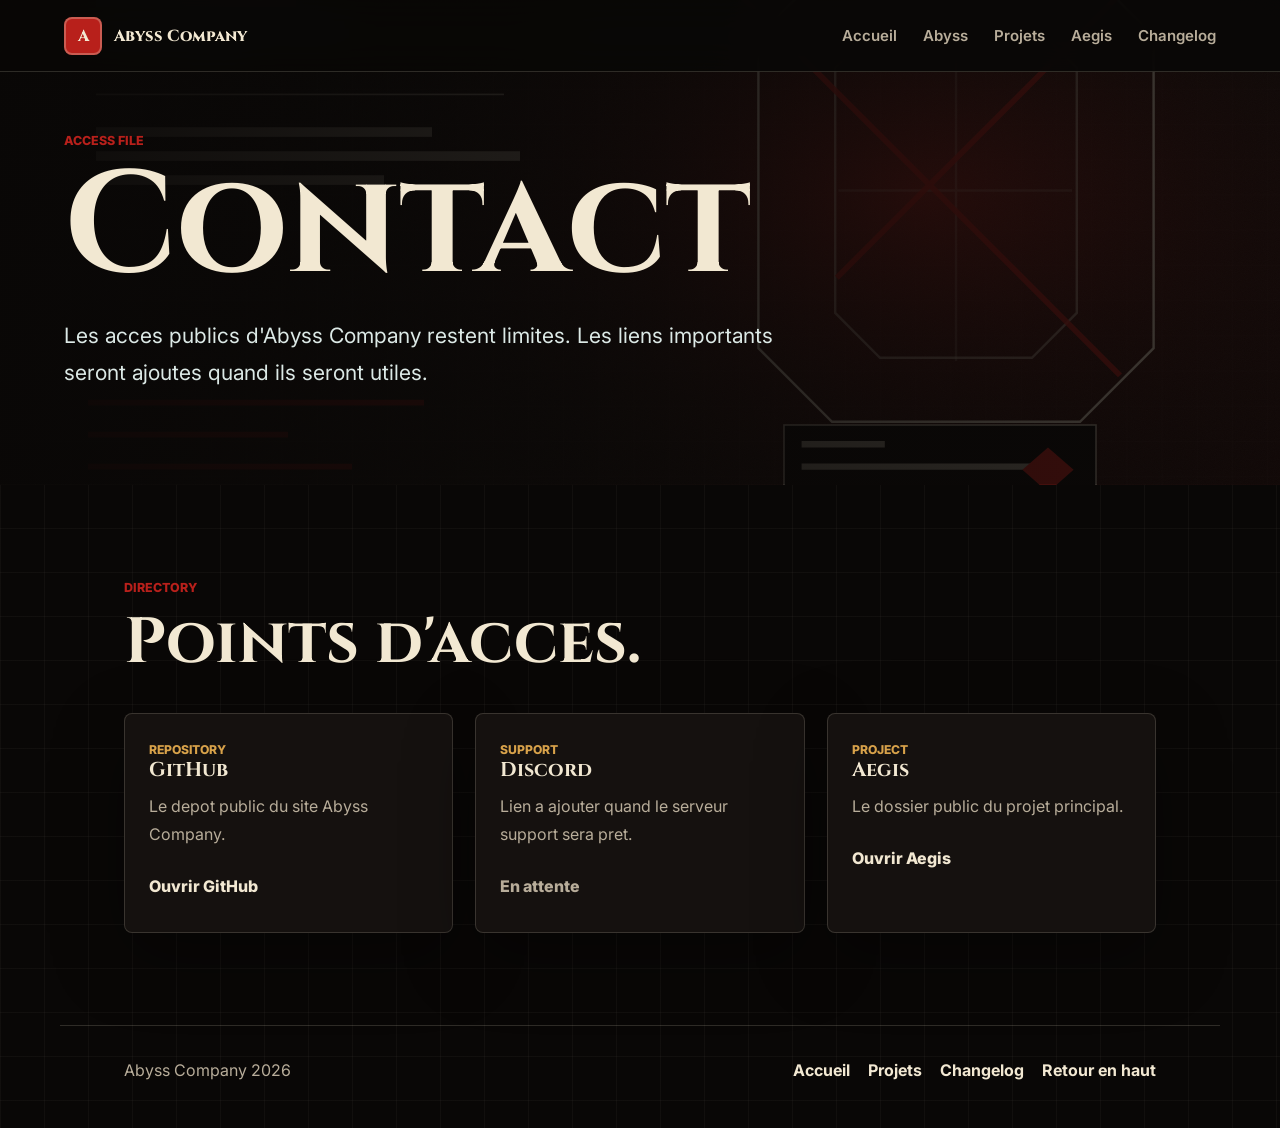
<file: support.html>
<!doctype html>
<html lang="fr">
  <head><meta charset="utf-8" /><meta name="viewport" content="width=device-width, initial-scale=1" /><meta name="description" content="Contact et liens publics d'Abyss Company." /><title>Contact - Abyss Company</title><link rel="preconnect" href="https://fonts.googleapis.com" /><link rel="preconnect" href="https://fonts.gstatic.com" crossorigin /><link href="https://fonts.googleapis.com/css2?family=Cinzel:wght@600;700;800&family=Inter:wght@400;500;600;700;800&display=swap" rel="stylesheet" /><link rel="stylesheet" href="styles.css" /></head>
  <body><header class="site-header"><a class="brand" href="index.html#top" aria-label="Abyss Company accueil"><span class="brand-mark">A</span><span>Abyss Company</span></a><button class="nav-toggle" type="button" aria-expanded="false" aria-controls="site-nav"><span></span><span></span><span></span></button><nav class="site-nav" id="site-nav" aria-label="Navigation principale"><a href="index.html">Accueil</a><a href="about.html">Abyss</a><a href="projects.html">Projets</a><a href="aegis.html">Aegis</a><a href="changelog.html">Changelog</a></nav></header>
    <main id="top"><section class="page-hero compact-hero"><div><p class="eyebrow">Access file</p><h1>Contact</h1><p class="hero-lead">Les acces publics d'Abyss Company restent limites. Les liens importants seront ajoutes quand ils seront utiles.</p></div></section><section class="section contact-directory" aria-labelledby="directory-title"><div class="section-heading"><p class="eyebrow">Directory</p><h2 id="directory-title">Points d'acces.</h2></div><div class="directory-grid"><article><span>Repository</span><h3>GitHub</h3><p>Le depot public du site Abyss Company.</p><a class="text-link" href="https://github.com/Nagisanyan/Abyss-Company">Ouvrir GitHub</a></article><article><span>Support</span><h3>Discord</h3><p>Lien a ajouter quand le serveur support sera pret.</p><a class="text-link muted-link" href="#">En attente</a></article><article><span>Project</span><h3>Aegis</h3><p>Le dossier public du projet principal.</p><a class="text-link" href="aegis.html">Ouvrir Aegis</a></article></div></section></main>
    <footer class="site-footer"><p>Abyss Company 2026</p><div class="footer-links"><a href="index.html">Accueil</a><a href="projects.html">Projets</a><a href="changelog.html">Changelog</a><a href="#top">Retour en haut</a></div></footer><script src="script.js"></script></body>
</html>
</file>
<file: styles.css>
:root {
  color-scheme: dark;
  --bg: #090706;
  --panel: #15110f;
  --panel-strong: #211a16;
  --text: #f2e8d2;
  --muted: #b8ad9a;
  --line: rgba(242, 232, 210, 0.16);
  --accent: #b8201b;
  --accent-strong: #f2e8d2;
  --warning: #d8a24a;
  --shadow: 0 24px 70px rgba(0, 0, 0, 0.35);
  --max: 1160px;
}
* { box-sizing: border-box; }
html { scroll-behavior: smooth; }
body { margin: 0; font-family: Inter, system-ui, -apple-system, BlinkMacSystemFont, "Segoe UI", sans-serif; background: linear-gradient(rgba(242, 232, 210, 0.035) 1px, transparent 1px), linear-gradient(90deg, rgba(242, 232, 210, 0.035) 1px, transparent 1px), var(--bg); background-size: 44px 44px; color: var(--text); }
a { color: inherit; text-decoration: none; }
.site-header { align-items: center; backdrop-filter: blur(18px); background: rgba(9, 7, 6, 0.88); border-bottom: 1px solid var(--line); display: flex; justify-content: space-between; left: 0; min-height: 72px; padding: 0 5vw; position: fixed; right: 0; top: 0; z-index: 20; }
.brand, .site-nav { align-items: center; display: flex; }
.brand { font-family: Cinzel, Georgia, serif; font-weight: 800; gap: 12px; }
.brand-mark { align-items: center; background: var(--accent); border-radius: 8px; box-shadow: inset 0 0 0 2px rgba(242, 232, 210, 0.3); color: var(--text); display: inline-flex; height: 38px; justify-content: center; width: 38px; }
.site-nav { color: var(--muted); gap: 26px; font-size: 0.94rem; font-weight: 600; }
.site-nav a:hover, .site-nav a:focus-visible { color: var(--text); }
.nav-action { border: 1px solid var(--line); border-radius: 8px; color: var(--text); padding: 10px 14px; }
.nav-toggle { display: none; }
.hero { align-items: center; display: grid; min-height: 92vh; overflow: hidden; padding: 120px 5vw 72px; position: relative; }
.hero-backdrop { background: linear-gradient(90deg, rgba(9, 7, 6, 0.98) 0%, rgba(9, 7, 6, 0.78) 44%, rgba(9, 7, 6, 0.18) 100%), url("assets/hero-abyss-industrial.svg"); background-position: center; background-size: cover; inset: 0; position: absolute; transform: scale(1.02); }
.hero-content { max-width: var(--max); position: relative; width: 100%; }
.eyebrow { color: var(--accent); font-size: 0.78rem; font-weight: 800; letter-spacing: 0; margin: 0 0 14px; text-transform: uppercase; }
h1, h2, h3, p { margin-top: 0; }
h1 { font-family: Cinzel, Georgia, serif; font-size: clamp(4rem, 12vw, 9rem); letter-spacing: 0; line-height: 0.86; margin-bottom: 28px; max-width: 980px; }
h2 { font-family: Cinzel, Georgia, serif; font-size: clamp(2rem, 5vw, 4.6rem); letter-spacing: 0; line-height: 0.95; margin-bottom: 0; }
h3 { font-family: Cinzel, Georgia, serif; font-size: 1.25rem; line-height: 1.2; margin-bottom: 10px; }
p { color: var(--muted); line-height: 1.75; }
.hero-lead { color: #dce9e6; font-size: clamp(1.05rem, 2vw, 1.32rem); max-width: 720px; }
.hero-actions, .contact-actions { display: flex; flex-wrap: wrap; gap: 14px; margin-top: 32px; }
.button { align-items: center; border-radius: 8px; display: inline-flex; font-weight: 800; justify-content: center; min-height: 48px; padding: 0 20px; }
.button.primary { background: var(--accent); color: var(--text); }
.button.secondary { border: 1px solid var(--line); color: var(--text); }
.section { margin: 0 auto; max-width: var(--max); padding: 92px 5vw; }
.section-heading { max-width: 780px; }
.intro-grid, .project-grid, .split-section, .timeline, .changelog-list, .manifesto-grid, .module-grid, .directory-grid, .roadmap-board, .domain-grid, .contact-section { display: grid; gap: 22px; }
.intro-grid { grid-template-columns: repeat(2, minmax(0, 1fr)); margin-top: 36px; }
.project-grid { grid-template-columns: 1.25fr 1fr 1fr; margin-top: 40px; }
.project-card, .feature-list article, .timeline article, .manifesto-grid article, .module-grid article, .directory-grid article, .roadmap-board article, .domain-grid article, .vision-panel { background: var(--panel); border: 1px solid var(--line); border-radius: 8px; box-shadow: var(--shadow); }
.project-card { display: flex; flex-direction: column; justify-content: space-between; min-height: 300px; overflow: hidden; padding: 26px; position: relative; }
.project-card.featured { background: linear-gradient(145deg, rgba(184, 32, 27, 0.18), rgba(21, 17, 15, 0.98)); }
.project-card a { color: var(--accent-strong); font-weight: 800; }
.project-card img { aspect-ratio: 16 / 9; border: 1px solid var(--line); border-radius: 6px; display: block; filter: saturate(0.9) contrast(1.08); margin-bottom: 22px; object-fit: cover; width: 100%; }
.card-label, .feature-list span, .timeline span, .manifesto-grid span, .module-grid span, .directory-grid span, .roadmap-board span, .domain-grid span, .record-list span { color: var(--warning); font-size: 0.76rem; font-weight: 800; text-transform: uppercase; }
.split-section { align-items: start; grid-template-columns: 0.88fr 1.12fr; }
.split-section .section-heading { grid-column: 1; }
.dossier-visual { background: var(--panel); border: 1px solid var(--line); border-radius: 8px; box-shadow: var(--shadow); grid-column: 1; margin: 18px 0 0; overflow: hidden; }
.dossier-visual img { display: block; width: 100%; }
.feature-list { display: grid; gap: 16px; grid-column: 2; grid-row: 1 / span 2; grid-template-columns: repeat(2, minmax(0, 1fr)); }
.feature-list article, .timeline article, .manifesto-grid article, .module-grid article, .directory-grid article, .roadmap-board article, .domain-grid article { padding: 24px; }
.manifesto-grid, .module-grid, .directory-grid, .domain-grid { grid-template-columns: repeat(3, minmax(0, 1fr)); margin-top: 40px; }
.module-grid { grid-template-columns: repeat(4, minmax(0, 1fr)); }
.directory-grid article { min-height: 220px; }
.roadmap-board { grid-template-columns: repeat(2, minmax(0, 1fr)); margin-top: 40px; }
.roadmap-board.single { grid-template-columns: 1fr; }
.roadmap-board ol { color: var(--muted); line-height: 1.75; margin: 18px 0 0; padding-left: 22px; }
.text-link { color: var(--accent-strong); display: inline-flex; font-weight: 800; margin-top: 12px; }
.muted-link { color: var(--muted); pointer-events: none; }
.changelog-list { margin-top: 40px; }
.changelog-list article { background: var(--panel); border: 1px solid var(--line); border-left: 4px solid var(--accent); border-radius: 8px; box-shadow: var(--shadow); padding: 24px; }
.changelog-list span { color: var(--warning); display: inline-block; font-size: 0.76rem; font-weight: 800; margin-bottom: 10px; text-transform: uppercase; }
.record-list { display: grid; gap: 18px; margin-top: 40px; }
.record-list article { background: var(--panel); border: 1px solid var(--line); border-radius: 8px; box-shadow: var(--shadow); display: grid; gap: 24px; grid-template-columns: 150px 1fr; padding: 24px; }
.record-list time { color: var(--muted); font-size: 0.88rem; font-weight: 800; }
.vision-panel { margin-top: 36px; padding: 34px; }
.pill-list { display: flex; flex-wrap: wrap; gap: 10px; list-style: none; margin: 26px 0 0; padding: 0; }
.pill-list li { background: var(--panel-strong); border: 1px solid var(--line); border-radius: 999px; color: var(--text); font-weight: 700; padding: 10px 14px; }
.timeline { grid-template-columns: repeat(4, minmax(0, 1fr)); margin-top: 40px; }
.contact-section { align-items: center; border-top: 1px solid var(--line); grid-template-columns: 1fr auto; }
.contact-copy { max-width: 690px; }
.contact-actions { justify-content: flex-end; margin-top: 0; }
.site-footer { align-items: center; border-top: 1px solid var(--line); color: var(--muted); display: flex; justify-content: space-between; margin: 0 auto; max-width: var(--max); padding: 30px 5vw 44px; }
.site-footer p { margin: 0; }
.site-footer a { color: var(--text); font-weight: 700; }
.footer-links { display: flex; flex-wrap: wrap; gap: 18px; }
.page-hero { align-items: end; background: linear-gradient(90deg, rgba(9, 7, 6, 0.98), rgba(9, 7, 6, 0.72)), url("assets/hero-abyss-industrial.svg"); background-position: center; background-size: cover; display: grid; min-height: 58vh; padding: 130px 5vw 72px; }
.compact-hero { min-height: 48vh; }
.page-hero > div { margin: 0 auto; max-width: var(--max); width: 100%; }
.project-detail { align-items: center; display: grid; gap: 34px; grid-template-columns: 1fr 0.9fr; }
.project-detail.reverse { grid-template-columns: 0.9fr 1fr; }
.project-detail.reverse .project-detail-copy { order: 2; }
.project-detail.reverse img { order: 1; }
.project-detail img { border: 1px solid var(--line); border-radius: 8px; box-shadow: var(--shadow); display: block; width: 100%; }
.project-detail-copy { max-width: 650px; }
.status-list { display: grid; gap: 10px; list-style: none; margin: 28px 0 0; padding: 0; }
.status-list li { align-items: center; background: var(--panel); border: 1px solid var(--line); border-radius: 8px; display: flex; justify-content: space-between; min-height: 52px; padding: 12px 16px; }
.status-list strong { color: var(--text); }
.status-list span { color: var(--muted); text-align: right; }
@media (max-width: 900px) { .nav-toggle { align-items: center; background: transparent; border: 1px solid var(--line); border-radius: 8px; display: inline-flex; flex-direction: column; gap: 5px; height: 42px; justify-content: center; width: 42px; } .nav-toggle span { background: var(--text); border-radius: 99px; display: block; height: 2px; width: 18px; } .site-nav { align-items: stretch; background: rgba(9, 7, 6, 0.98); border-bottom: 1px solid var(--line); display: none; flex-direction: column; left: 0; padding: 18px 5vw 24px; position: absolute; right: 0; top: 72px; } .site-nav.open { display: flex; } .intro-grid, .project-grid, .split-section, .timeline, .changelog-list, .manifesto-grid, .module-grid, .directory-grid, .roadmap-board, .roadmap-board.single, .domain-grid, .project-detail, .project-detail.reverse, .contact-section { grid-template-columns: 1fr; } .split-section .section-heading, .dossier-visual, .feature-list, .project-detail.reverse .project-detail-copy, .project-detail.reverse img { grid-column: auto; grid-row: auto; order: initial; } .contact-actions { justify-content: flex-start; } }
@media (max-width: 560px) { h1 { font-size: clamp(3.1rem, 22vw, 5rem); } .hero { min-height: 88vh; padding-top: 110px; } .section { padding-bottom: 68px; padding-top: 68px; } .feature-list { grid-template-columns: 1fr; } .project-card { min-height: 240px; } .site-footer { align-items: flex-start; flex-direction: column; gap: 12px; } .record-list article { grid-template-columns: 1fr; } }
</file>
